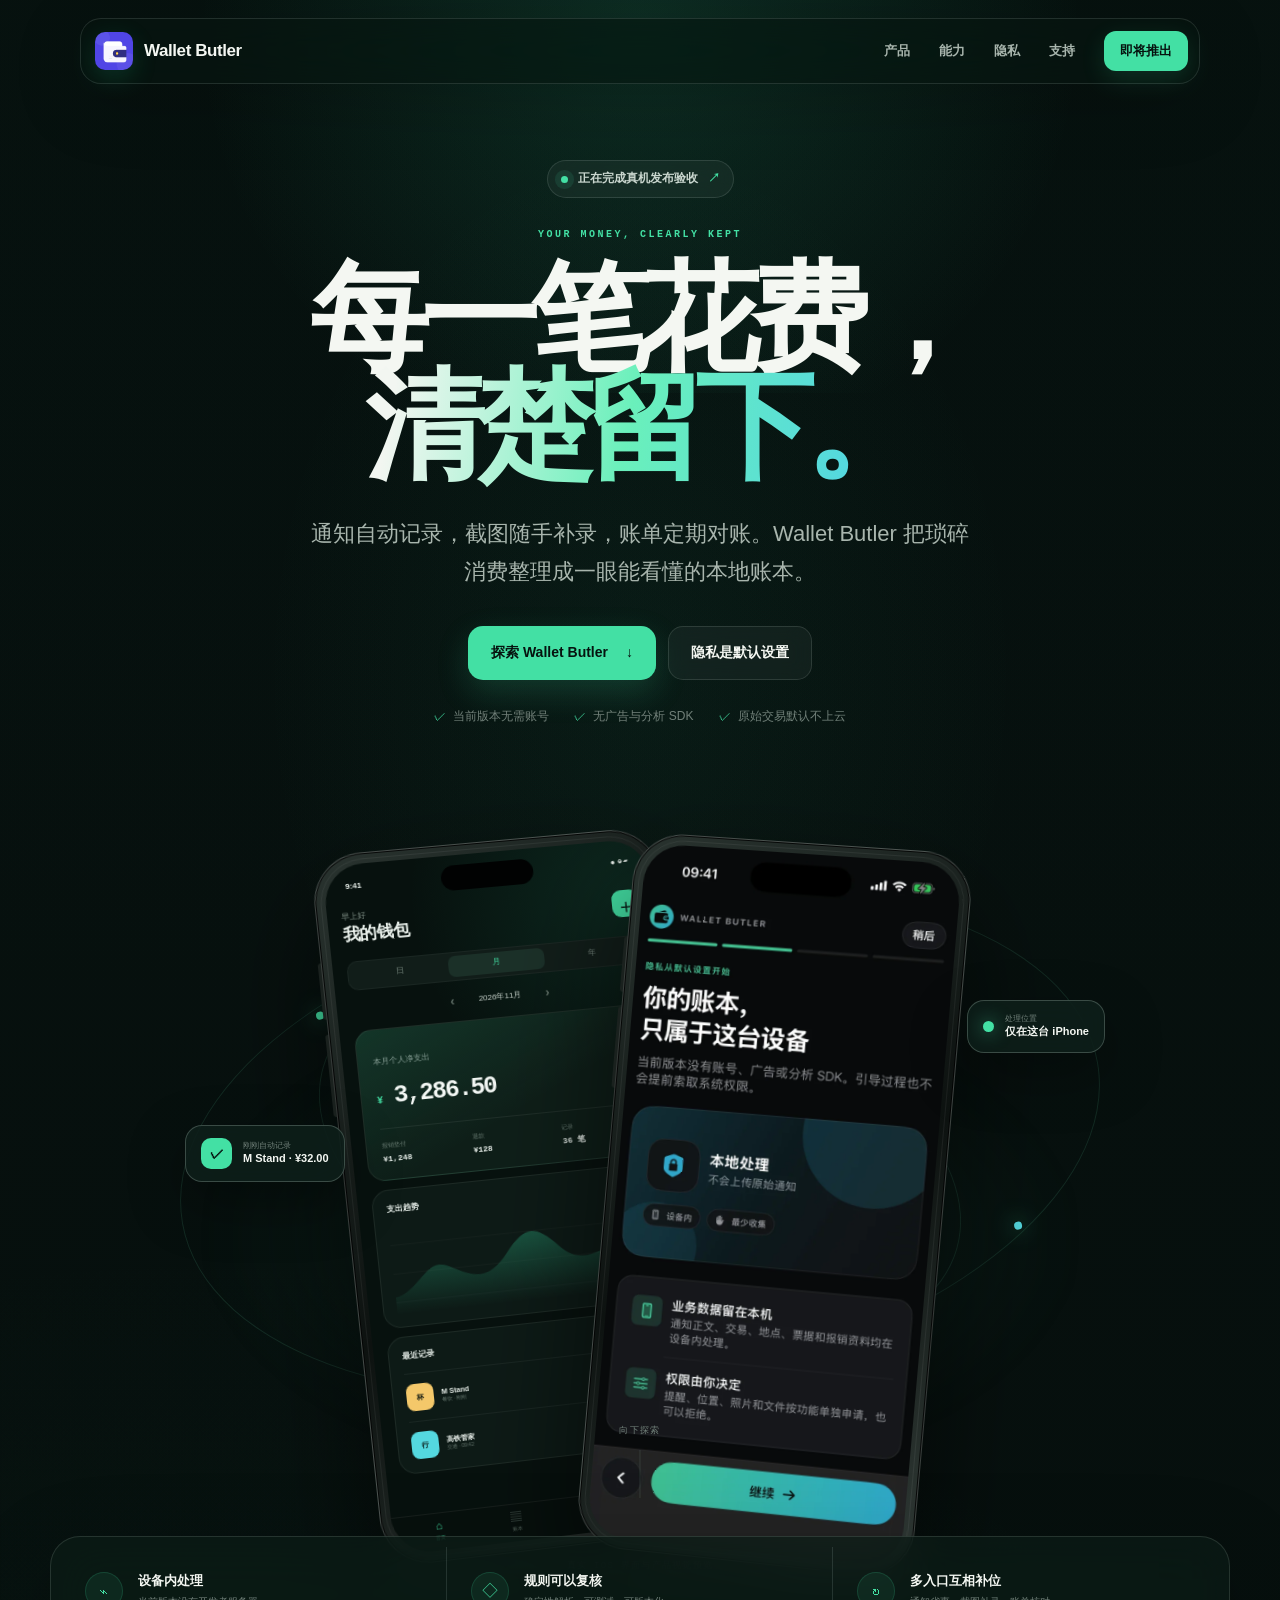
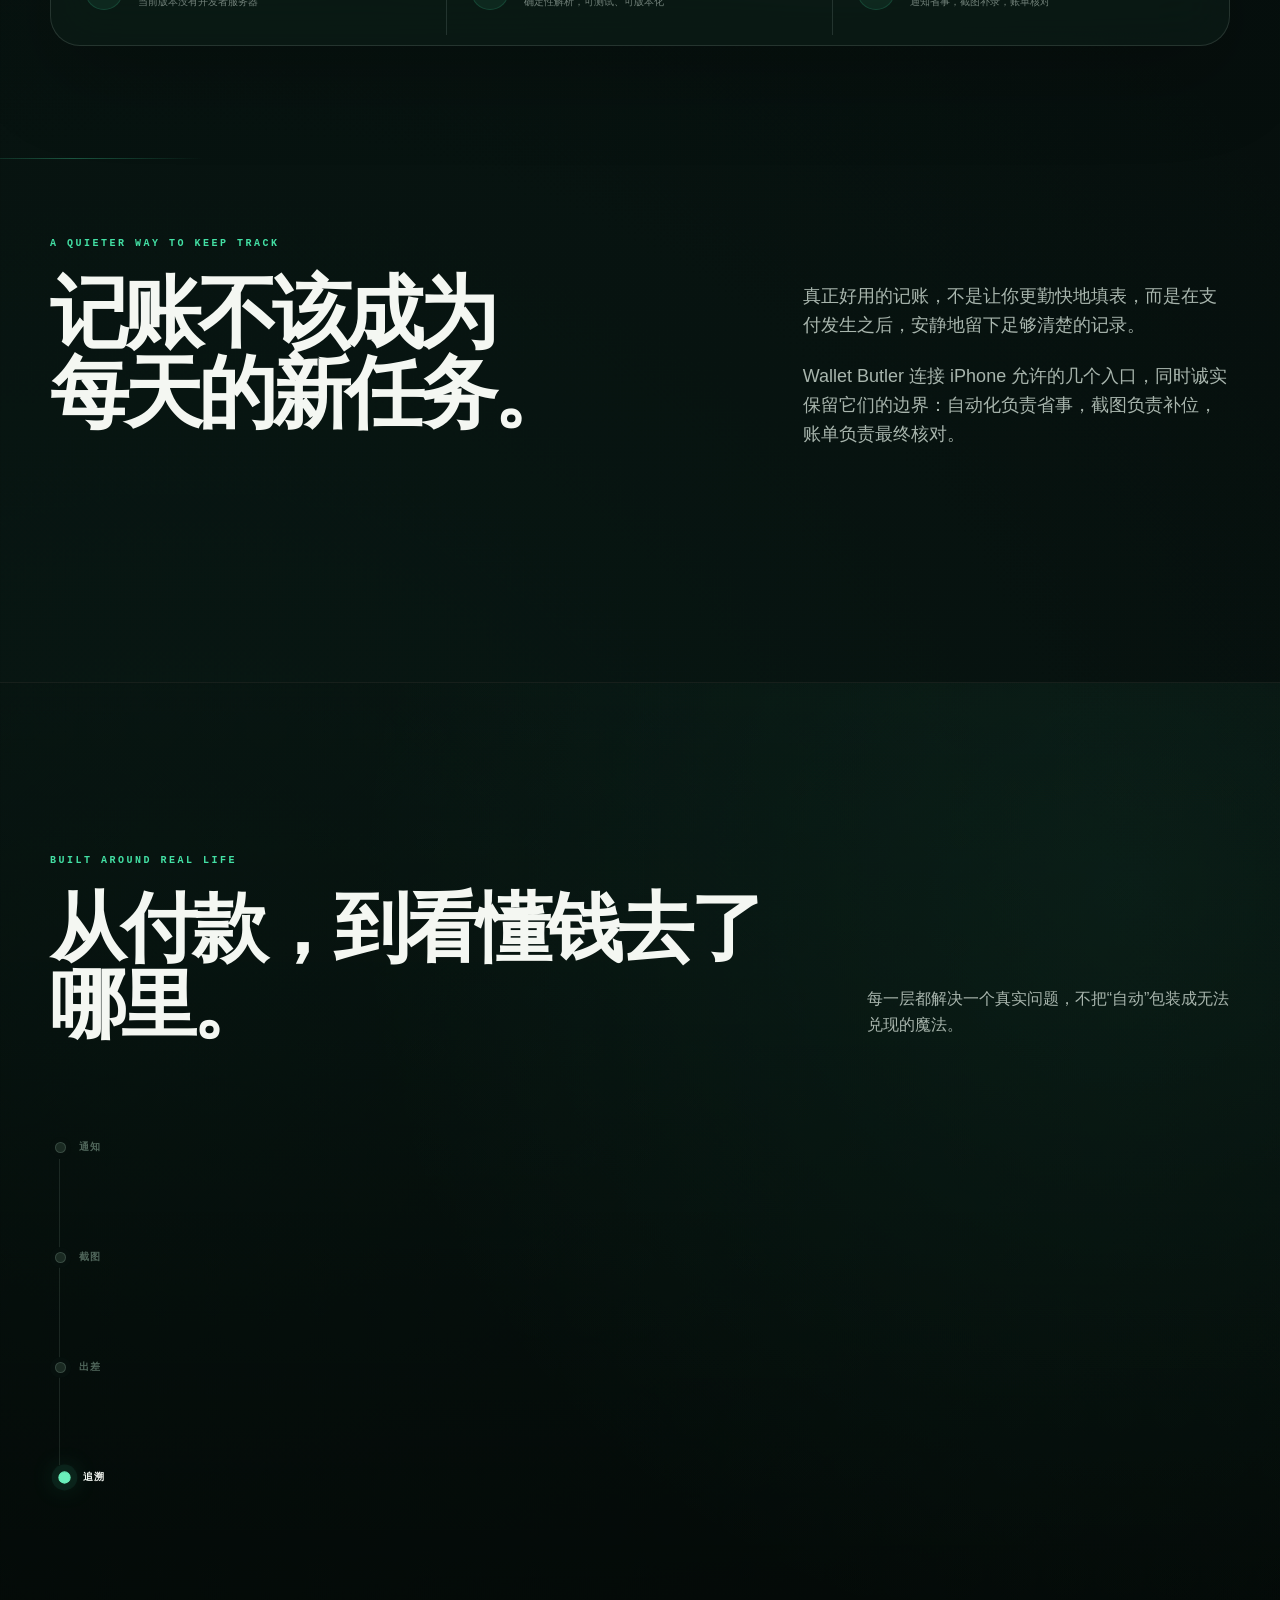
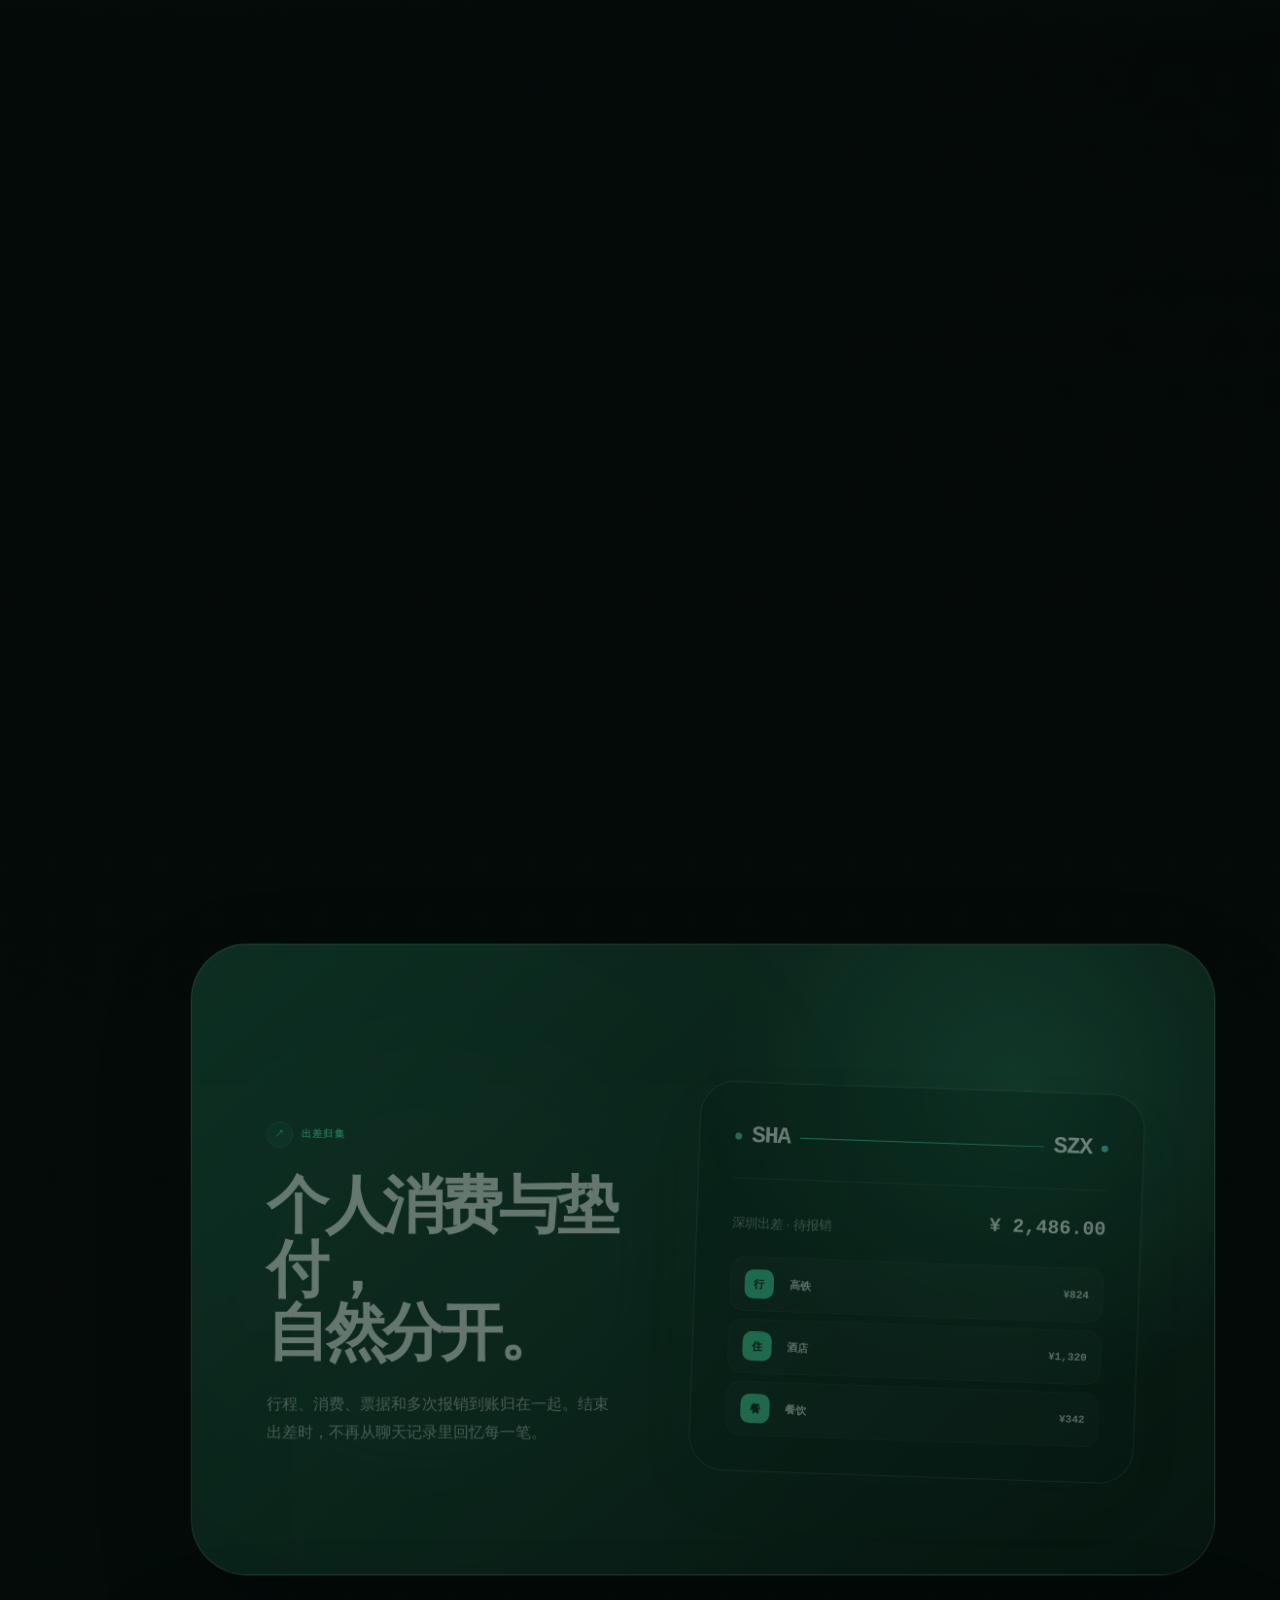
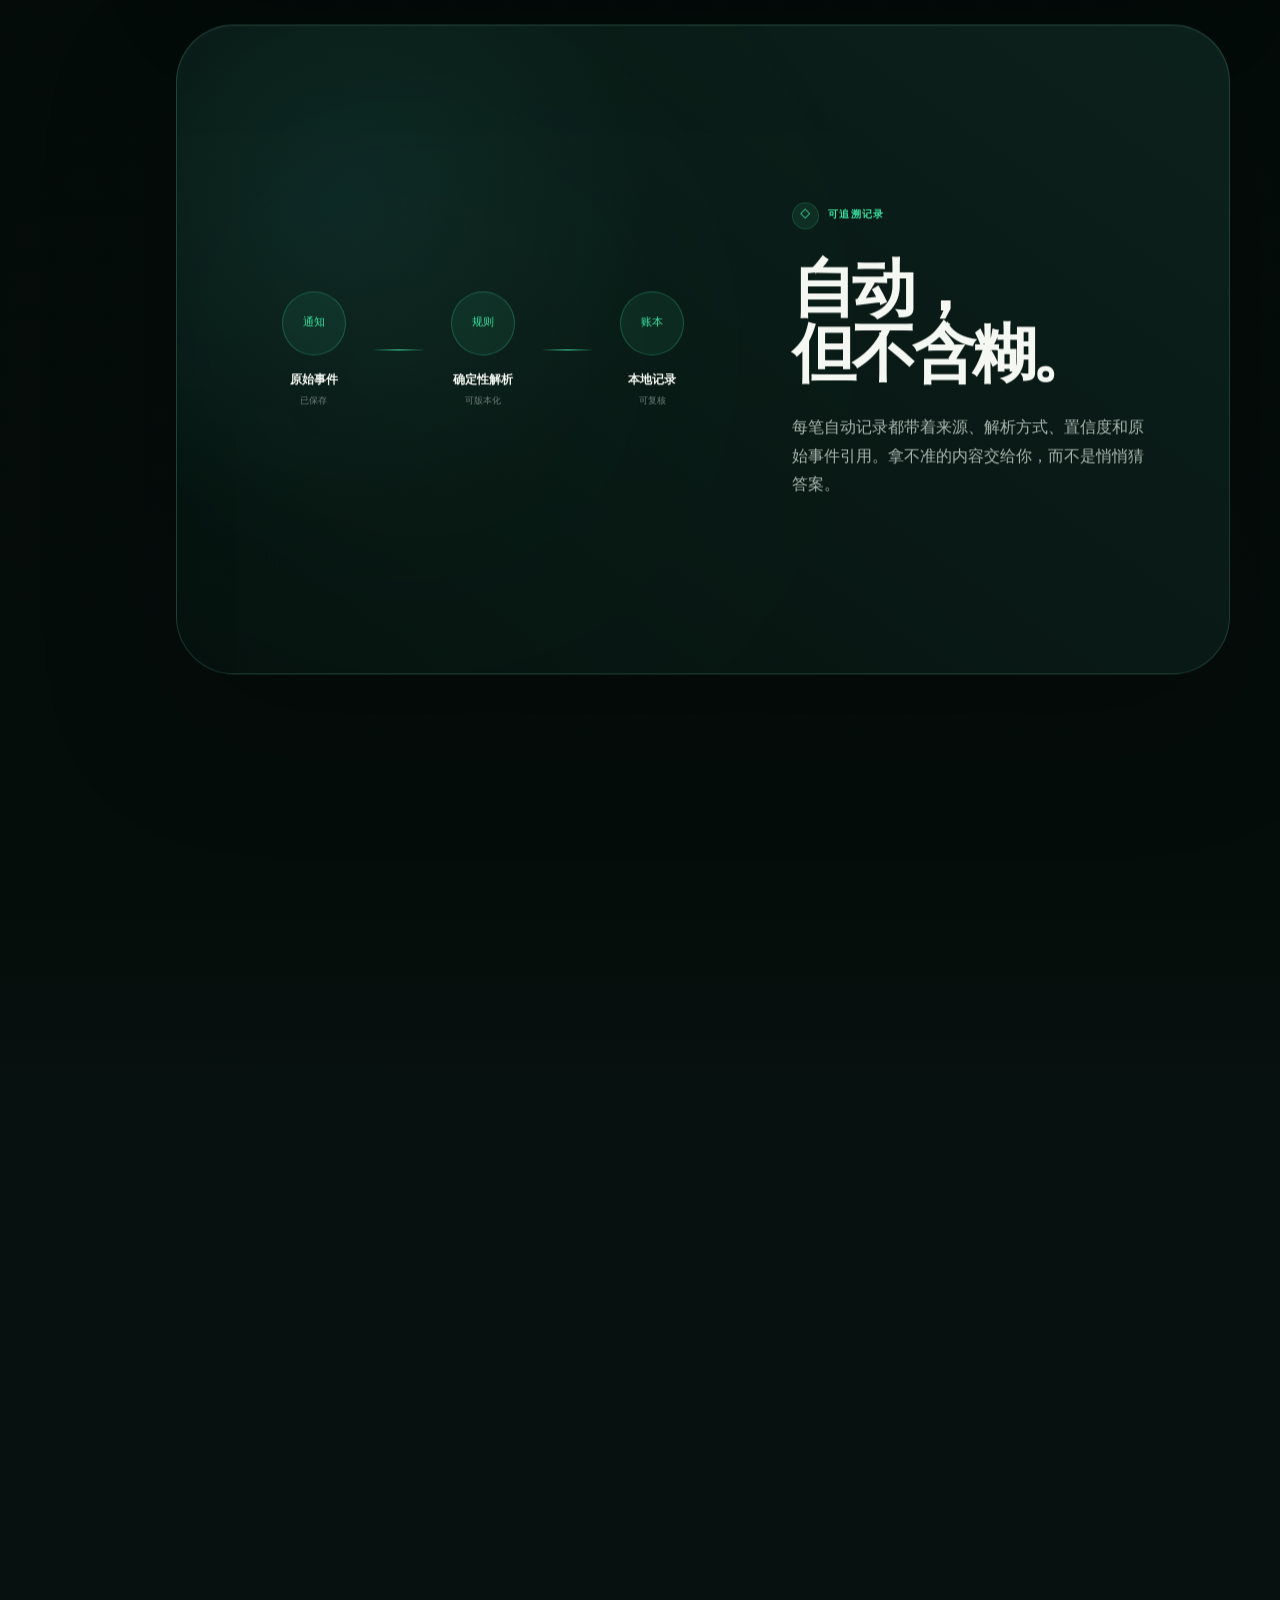
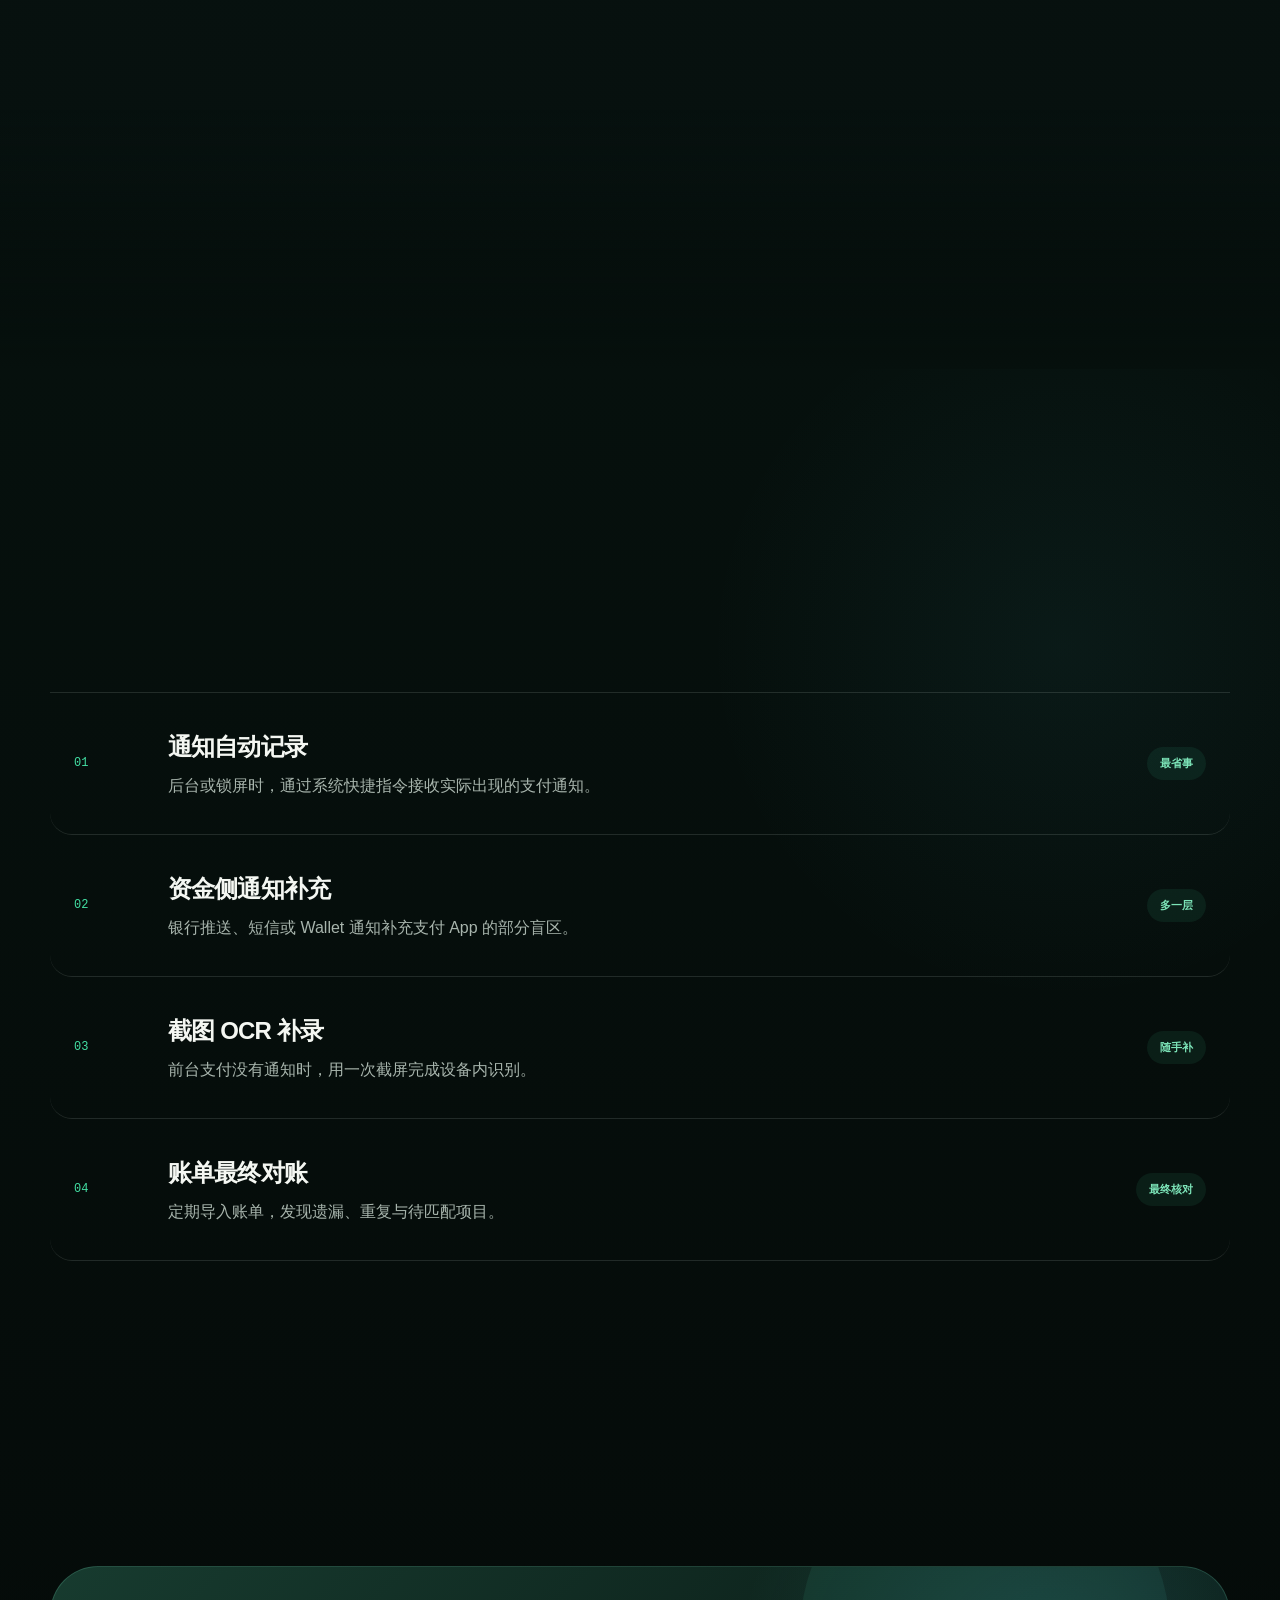
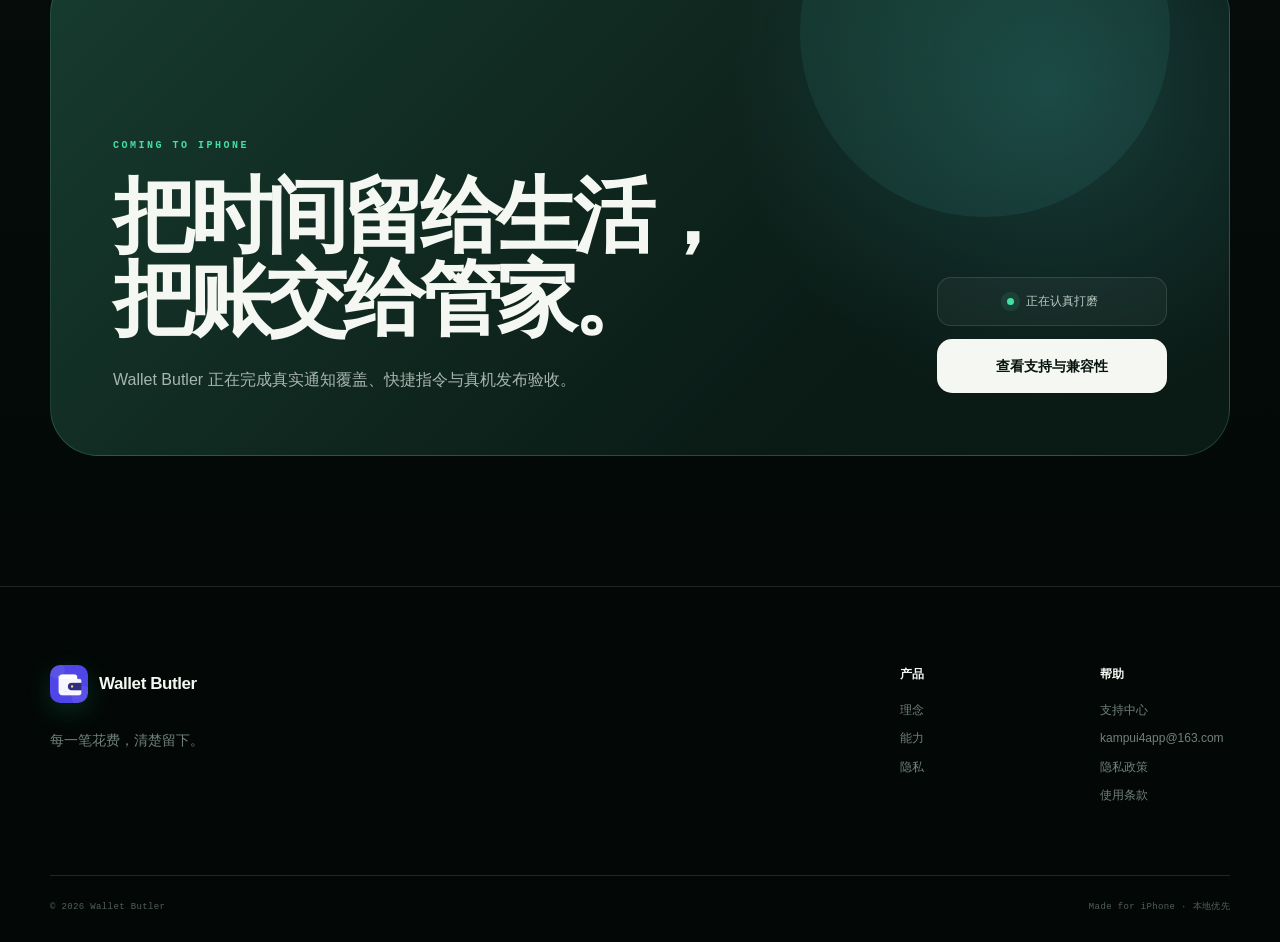
<file: index.html>
<!doctype html>
<html lang="zh-CN">
  <head>
    <meta charset="utf-8" />
    <meta name="viewport" content="width=device-width, initial-scale=1" />
    <meta name="description" content="Wallet Butler（钱包管家）是一款本地优先的 iPhone 智能记账与差旅消费整理 App。" />
    <meta name="theme-color" content="#07110f" />
    <meta property="og:title" content="Wallet Butler — 每一笔花费，清楚留下" />
    <meta property="og:description" content="自动整理支付通知、截图和账单。你的交易数据，默认只留在设备里。" />
    <meta property="og:type" content="website" />
    <title>Wallet Butler — 每一笔花费，清楚留下</title>
    <link rel="icon" href="favicon.svg" type="image/svg+xml" />
    <link rel="manifest" href="site.webmanifest" />
    <link rel="stylesheet" href="styles.css" />
    <script src="site.js" defer></script>
  </head>
  <body class="landing-page">
    <a class="skip-link" href="#main">跳到主要内容</a>
    <canvas class="flow-canvas" aria-hidden="true"></canvas>
    <div class="ambient ambient-one" aria-hidden="true"></div>
    <div class="ambient ambient-two" aria-hidden="true"></div>

    <header class="site-header">
      <div class="nav-shell">
        <a class="brand" href="index.html" aria-label="Wallet Butler 首页">
          <img class="brand-icon" src="app-icon.webp" alt="" width="38" height="38" />
          <span>Wallet Butler</span>
        </a>
        <button class="nav-toggle" type="button" aria-expanded="false" aria-controls="primary-nav">
          <span class="sr-only">打开导航</span><span></span><span></span>
        </button>
        <nav id="primary-nav" class="primary-nav" aria-label="主要导航">
          <a href="#experience">产品</a>
          <a href="#features">能力</a>
          <a href="#privacy">隐私</a>
          <a href="support.html">支持</a>
          <a class="nav-cta" href="#coming-soon">即将推出</a>
        </nav>
      </div>
    </header>

    <main id="main">
      <section class="hero">
        <div class="hero-copy section-shell reveal">
          <a class="availability-pill" href="#coming-soon">
            <i aria-hidden="true"></i><span>正在完成真机发布验收</span><b aria-hidden="true">↗</b>
          </a>
          <p class="eyebrow">YOUR MONEY, CLEARLY KEPT</p>
          <h1>每一笔花费，<br /><span>清楚留下。</span></h1>
          <p class="hero-lead">
            通知自动记录，截图随手补录，账单定期对账。Wallet Butler
            把琐碎消费整理成一眼能看懂的本地账本。
          </p>
          <div class="hero-actions">
            <a class="button button-primary" href="#experience"><span>探索 Wallet Butler</span><b aria-hidden="true">↓</b></a>
            <a class="button button-glass" href="privacy.html">隐私是默认设置</a>
          </div>
          <div class="hero-proof" aria-label="产品承诺">
            <span><i>✓</i> 当前版本无需账号</span>
            <span><i>✓</i> 无广告与分析 SDK</span>
            <span><i>✓</i> 原始交易默认不上云</span>
          </div>
        </div>

        <div class="product-stage section-shell reveal" data-delay="120">
          <div class="stage-halo" aria-hidden="true"></div>
          <div class="orbit orbit-large" aria-hidden="true"></div>
          <div class="orbit orbit-small" aria-hidden="true"></div>
          <div class="floating-chip chip-capture" aria-hidden="true">
            <span class="chip-icon">✓</span><span><small>刚刚自动记录</small><b>M Stand · ¥32.00</b></span>
          </div>
          <div class="floating-chip chip-local" aria-hidden="true">
            <span class="pulse-dot"></span><span><small>处理位置</small><b>仅在这台 iPhone</b></span>
          </div>

          <div class="device device-dashboard" aria-label="Wallet Butler 首页界面示意">
            <div class="device-buttons" aria-hidden="true"></div>
            <div class="device-screen dashboard-preview">
              <div class="island" aria-hidden="true"></div>
              <div class="status-row"><span>9:41</span><span>● ◒ ▰</span></div>
              <div class="dashboard-head">
                <div><small>早上好</small><strong>我的钱包</strong></div><span>＋</span>
              </div>
              <div class="period-tabs"><span>日</span><span class="active">月</span><span>年</span></div>
              <div class="period-title"><b>‹</b><span>2026年11月</span><b>›</b></div>
              <div class="money-card">
                <span class="money-label">本月个人净支出</span>
                <strong><small>¥</small> 3,286.50</strong>
                <div class="money-meta">
                  <span><small>报销垫付</small><b>¥1,248</b></span>
                  <span><small>退款</small><b>¥128</b></span>
                  <span><small>记录</small><b>36 笔</b></span>
                </div>
              </div>
              <div class="trend-card">
                <div><b>支出趋势</b><small>本月</small></div>
                <svg viewBox="0 0 310 104" role="img" aria-label="月度支出趋势示意图">
                  <defs>
                    <linearGradient id="area-gradient" x1="0" y1="0" x2="0" y2="1">
                      <stop offset="0" stop-color="#35d8a0" stop-opacity=".34" />
                      <stop offset="1" stop-color="#35d8a0" stop-opacity="0" />
                    </linearGradient>
                  </defs>
                  <path class="chart-grid" d="M0 24H310M0 57H310M0 90H310" />
                  <path class="chart-area" d="M0 84 C30 78 38 40 65 55 S108 76 132 46 S169 19 192 44 S237 64 310 15 V104 H0Z" />
                  <path class="chart-line" d="M0 84 C30 78 38 40 65 55 S108 76 132 46 S169 19 192 44 S237 64 310 15" />
                </svg>
              </div>
              <div class="recent-card">
                <div class="mini-card-title"><b>最近记录</b><small>查看全部</small></div>
                <div class="mini-transaction">
                  <i class="coffee">杯</i><span><b>M Stand</b><small>餐饮 · 刚刚</small></span><strong>−¥32.00</strong>
                </div>
                <div class="mini-transaction">
                  <i class="train">行</i><span><b>高铁管家</b><small>交通 · 09:42</small></span><strong>−¥186.00</strong>
                </div>
              </div>
              <div class="tab-bar" aria-hidden="true">
                <span class="active">⌂<small>首页</small></span><span>▤<small>账本</small></span>
                <span>▣<small>报销</small></span><span>⚙<small>设置</small></span>
              </div>
            </div>
          </div>

          <div class="device device-real" aria-label="Wallet Butler 真实隐私引导界面">
            <div class="device-buttons" aria-hidden="true"></div>
            <div class="device-screen">
              <img src="privacy-screen.webp" alt="Wallet Butler iOS 应用的真实隐私引导界面，说明账本只属于这台设备" width="720" height="1566" />
            </div>
          </div>
          <p class="stage-caption">真实 iOS 界面与产品视觉预览</p>
        </div>

        <a class="scroll-cue" href="#experience" aria-label="向下探索 Wallet Butler">
          <span>向下探索</span><i aria-hidden="true"></i>
        </a>
      </section>

      <section class="principle-rail section-shell reveal" aria-label="Wallet Butler 的产品原则">
        <div>
          <span class="principle-icon" aria-hidden="true">⌁</span>
          <p><b>设备内处理</b><small>当前版本没有开发者服务器</small></p>
        </div>
        <div>
          <span class="principle-icon" aria-hidden="true">◇</span>
          <p><b>规则可以复核</b><small>确定性解析，可测试、可版本化</small></p>
        </div>
        <div>
          <span class="principle-icon" aria-hidden="true">↻</span>
          <p><b>多入口互相补位</b><small>通知省事，截图补录，账单核对</small></p>
        </div>
      </section>

      <section id="experience" class="manifesto section-shell">
        <p class="eyebrow reveal">A QUIETER WAY TO KEEP TRACK</p>
        <div class="manifesto-grid">
          <h2 class="reveal">记账不该成为<br />每天的新任务。</h2>
          <div class="manifesto-copy reveal" data-delay="100">
            <p>真正好用的记账，不是让你更勤快地填表，而是在支付发生之后，安静地留下足够清楚的记录。</p>
            <p>Wallet Butler 连接 iPhone 允许的几个入口，同时诚实保留它们的边界：自动化负责省事，截图负责补位，账单负责最终核对。</p>
          </div>
        </div>
      </section>

      <section id="features" class="story-section">
        <div class="section-shell">
          <div class="section-heading reveal">
            <div><p class="eyebrow">BUILT AROUND REAL LIFE</p><h2>从付款，到看懂钱去了哪里。</h2></div>
            <p>每一层都解决一个真实问题，不把“自动”包装成无法兑现的魔法。</p>
          </div>

          <div class="story-layout">
            <nav class="story-progress" aria-label="能力章节">
              <div class="story-progress-track" aria-hidden="true"><i></i></div>
              <a class="is-active" href="#scene-capture" data-story-marker="0"><span>01</span><b>通知</b></a>
              <a href="#scene-screenshot" data-story-marker="1"><span>02</span><b>截图</b></a>
              <a href="#scene-trip" data-story-marker="2"><span>03</span><b>出差</b></a>
              <a href="#scene-trace" data-story-marker="3"><span>04</span><b>追溯</b></a>
            </nav>

            <div class="experience-stack">
            <article id="scene-capture" class="experience-scene capture-scene reveal is-active" data-story-scene="0">
              <div class="scene-copy">
                <span class="scene-label"><i aria-hidden="true">⌁</i> 通知自动记录</span>
                <h3>支付之后，<br />记录自己出现。</h3>
                <p>由你在系统里配置通知自动化。Wallet Butler 只接收快捷指令实际交来的内容，在设备内提取金额、商户与时间。</p>
                <small>不读取支付 App 数据库，也无法查询历史系统通知</small>
              </div>
              <div class="scene-visual capture-flow" aria-hidden="true">
                <div class="notification-card">
                  <div class="notification-top">
                    <span class="wechat-mark">微</span><span><b>微信支付</b><small>现在</small></span>
                  </div>
                  <strong>付款成功 ¥32.00</strong><p>你已向 M Stand 完成付款</p>
                </div>
                <div class="flow-rail"><i></i><span>设备内解析</span><i></i></div>
                <div class="ledger-result">
                  <span class="result-check">✓</span><span><small>已写入本地账本</small><b>M Stand</b></span><strong>−¥32.00</strong>
                </div>
              </div>
            </article>

            <article id="scene-screenshot" class="experience-scene screenshot-scene reveal" data-story-scene="1">
              <div class="scene-copy">
                <span class="scene-label"><i aria-hidden="true">◎</i> 截图随手补录</span>
                <h3>通知没有出现，<br />截一下就好。</h3>
                <p>前台支付等通知盲区，可用快捷指令截屏并在设备内 OCR。截图识别后即丢弃，不复制进账本。</p>
              </div>
              <div class="scene-visual scan-visual" aria-hidden="true">
                <div class="scan-phone">
                  <div class="scan-header"><span>付款成功</span><i>✓</i></div>
                  <strong>¥ 86.00</strong>
                  <p>上海虹桥站 · 交通</p>
                  <div class="scan-line"></div>
                </div>
                <div class="scan-result">
                  <span>端侧识别完成</span>
                  <div><b>金额</b><strong>¥86.00</strong></div>
                  <div><b>商户</b><strong>上海虹桥站</strong></div>
                </div>
              </div>
            </article>

            <article id="scene-trip" class="experience-scene trip-scene reveal" data-story-scene="2">
              <div class="scene-copy">
                <span class="scene-label"><i aria-hidden="true">↗</i> 出差归集</span>
                <h3>个人消费与垫付，<br />自然分开。</h3>
                <p>行程、消费、票据和多次报销到账归在一起。结束出差时，不再从聊天记录里回忆每一笔。</p>
              </div>
              <div class="scene-visual trip-visual" aria-hidden="true">
                <div class="trip-route"><i></i><b>SHA</b><span></span><b>SZX</b><i></i></div>
                <div class="trip-total"><small>深圳出差 · 待报销</small><strong>¥ 2,486.00</strong></div>
                <div class="trip-items">
                  <span><i>行</i><b>高铁</b><strong>¥824</strong></span>
                  <span><i>住</i><b>酒店</b><strong>¥1,320</strong></span>
                  <span><i>餐</i><b>餐饮</b><strong>¥342</strong></span>
                </div>
              </div>
            </article>

            <article id="scene-trace" class="experience-scene trace-scene reveal" data-story-scene="3">
              <div class="scene-copy">
                <span class="scene-label"><i aria-hidden="true">◇</i> 可追溯记录</span>
                <h3>自动，<br />但不含糊。</h3>
                <p>每笔自动记录都带着来源、解析方式、置信度和原始事件引用。拿不准的内容交给你，而不是悄悄猜答案。</p>
              </div>
              <div class="scene-visual trace-flow" aria-label="自动记录的可追溯链路">
                <div><i>通知</i><span>原始事件</span><b>已保存</b></div><em></em>
                <div><i>规则</i><span>确定性解析</span><b>可版本化</b></div><em></em>
                <div><i>账本</i><span>本地记录</span><b>可复核</b></div>
              </div>
            </article>
            </div>
          </div>
        </div>
      </section>

      <section id="privacy" class="privacy-stage">
        <div class="section-shell privacy-layout">
          <div class="privacy-device-wrap reveal">
            <div class="privacy-glow" aria-hidden="true"></div>
            <div class="privacy-ring ring-one" aria-hidden="true"></div>
            <div class="privacy-ring ring-two" aria-hidden="true"></div>
            <div class="device privacy-device">
              <div class="device-buttons" aria-hidden="true"></div>
              <div class="device-screen">
                <img src="privacy-screen.webp" alt="Wallet Butler 真实隐私引导界面" width="720" height="1566" loading="lazy" />
              </div>
            </div>
            <span class="privacy-tag tag-one">无账号</span>
            <span class="privacy-tag tag-two">无广告</span>
            <span class="privacy-tag tag-three">端侧 OCR</span>
          </div>
          <div class="privacy-copy reveal" data-delay="100">
            <p class="eyebrow">PRIVACY, NOT A PROMISE</p>
            <h2>隐私不是一句口号，<br /><span>而是产品结构。</span></h2>
            <p class="privacy-lead">
              当前版本没有账号、开发者服务器、广告或分析 SDK。通知正文、交易、截图 OCR
              文字、地点与票据默认只在设备内处理。
            </p>
            <div class="privacy-points">
              <article><span>01</span><div><b>最少收集</b><p>只记录输入里真实存在的字段，不补造完整订单。</p></div></article>
              <article><span>02</span><div><b>权限拆开请求</b><p>提醒、位置、照片与文件按功能使用，均可拒绝。</p></div></article>
              <article><span>03</span><div><b>数据由你带走</b><p>可主动导出完整备份，也可在 App 内删除全部数据。</p></div></article>
            </div>
            <a class="text-link" href="privacy.html">阅读完整隐私政策 <span>↗</span></a>
          </div>
        </div>
      </section>

      <section class="method-section">
        <div class="section-shell">
          <div class="section-heading reveal">
            <div><p class="eyebrow">NO SINGLE POINT OF FAILURE</p><h2>四层记录闭环。</h2></div>
            <p>实时入口负责省事，最终账单负责兜底。任何单一入口都不被宣传成“百分之百不漏单”。</p>
          </div>
          <ol class="method-list">
            <li class="reveal"><span>01</span><div><b>通知自动记录</b><p>后台或锁屏时，通过系统快捷指令接收实际出现的支付通知。</p></div><i>最省事</i></li>
            <li class="reveal" data-delay="50"><span>02</span><div><b>资金侧通知补充</b><p>银行推送、短信或 Wallet 通知补充支付 App 的部分盲区。</p></div><i>多一层</i></li>
            <li class="reveal" data-delay="100"><span>03</span><div><b>截图 OCR 补录</b><p>前台支付没有通知时，用一次截屏完成设备内识别。</p></div><i>随手补</i></li>
            <li class="reveal" data-delay="150"><span>04</span><div><b>账单最终对账</b><p>定期导入账单，发现遗漏、重复与待匹配项目。</p></div><i>最终核对</i></li>
          </ol>
        </div>
      </section>

      <section id="coming-soon" class="cta-section">
        <div class="section-shell cta-card reveal">
          <div class="cta-orb" aria-hidden="true"></div>
          <div>
            <p class="eyebrow">COMING TO IPHONE</p>
            <h2>把时间留给生活，<br />把账交给管家。</h2>
            <p>Wallet Butler 正在完成真实通知覆盖、快捷指令与真机发布验收。</p>
          </div>
          <div class="cta-actions">
            <span class="status-badge"><i></i> 正在认真打磨</span>
            <a class="button button-light" href="support.html">查看支持与兼容性</a>
          </div>
        </div>
      </section>
    </main>

    <footer class="site-footer">
      <div class="section-shell footer-grid">
        <div class="footer-brand">
          <a class="brand" href="index.html">
            <img class="brand-icon" src="app-icon.webp" alt="" width="38" height="38" /><span>Wallet Butler</span>
          </a>
          <p>每一笔花费，清楚留下。</p>
        </div>
        <div class="footer-links">
          <div><b>产品</b><a href="#experience">理念</a><a href="#features">能力</a><a href="#privacy">隐私</a></div>
          <div><b>帮助</b><a href="support.html">支持中心</a><a href="mailto:kampui4app@163.com">kampui4app@163.com</a><a href="privacy.html">隐私政策</a><a href="terms.html">使用条款</a></div>
        </div>
      </div>
      <div class="section-shell footer-bottom">
        <span>© <span data-current-year>2026</span> Wallet Butler</span><span>Made for iPhone · 本地优先</span>
      </div>
    </footer>
  </body>
</html>
</file>
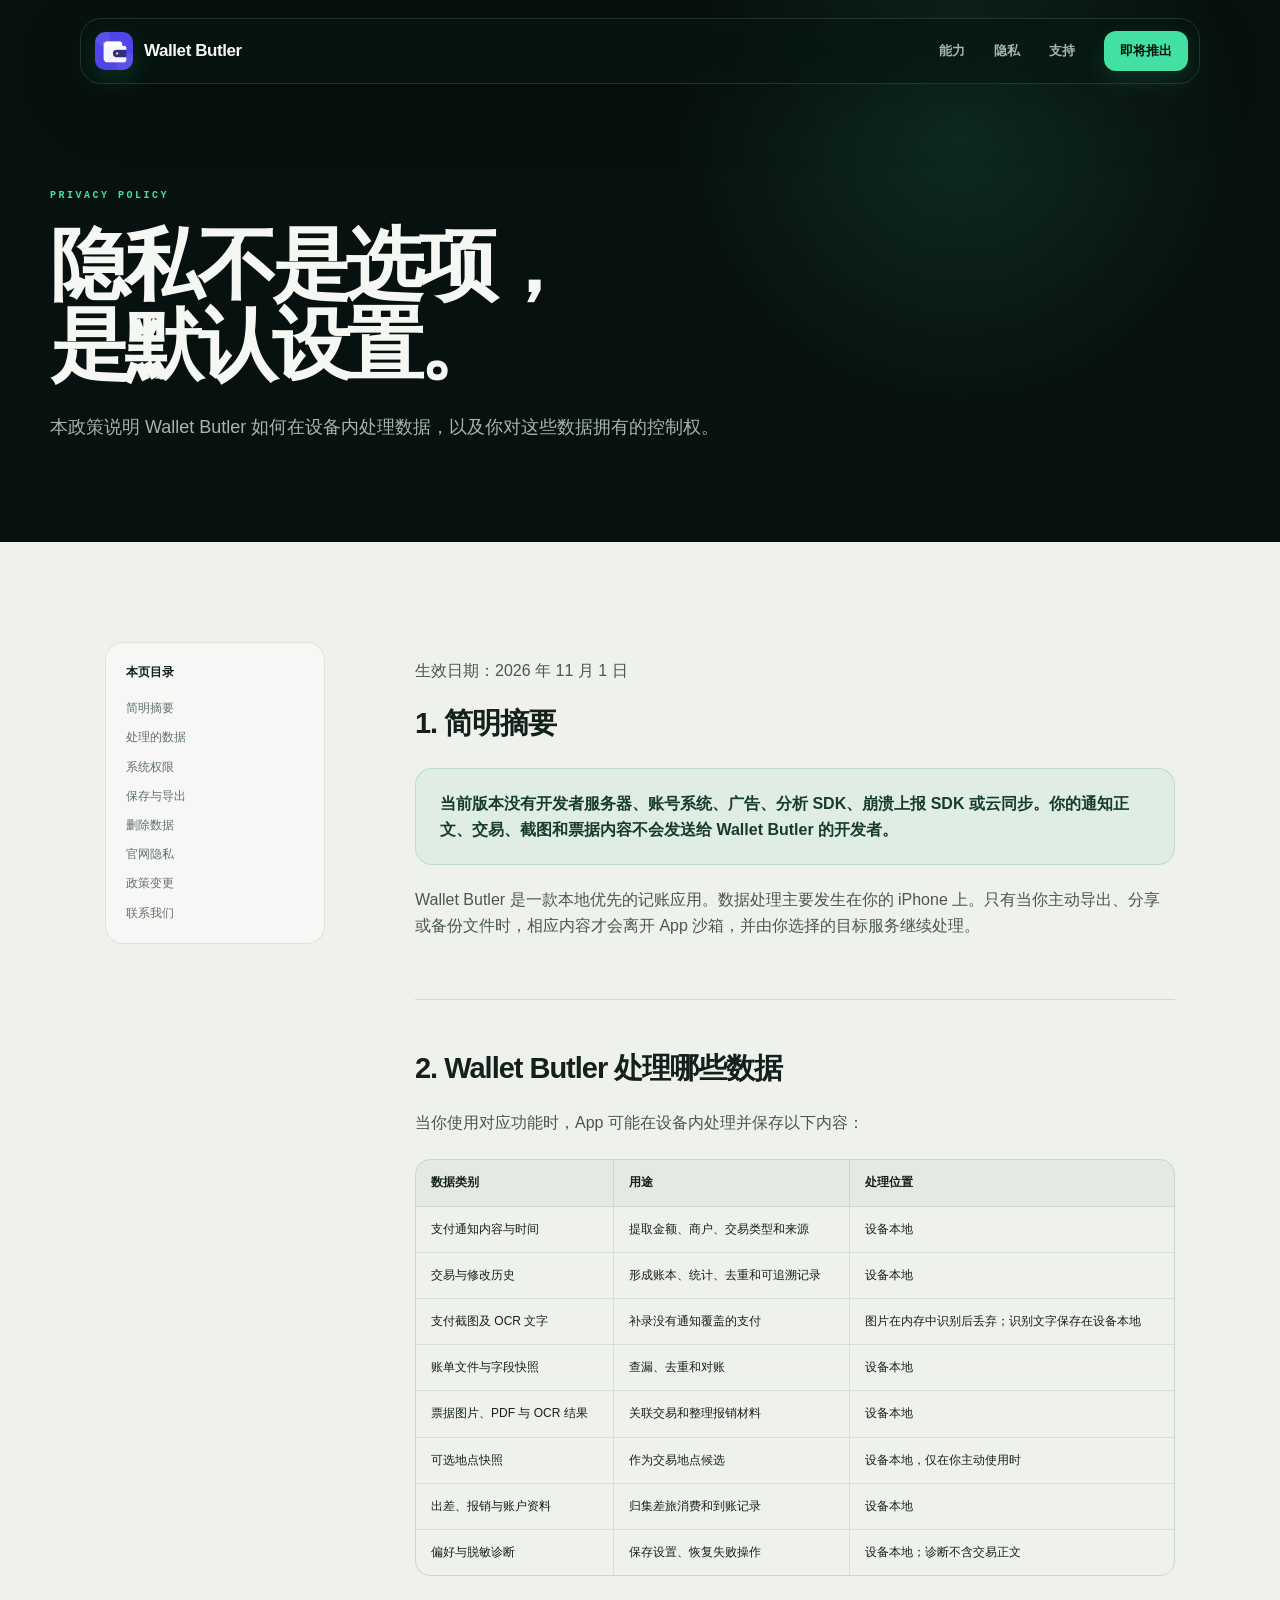
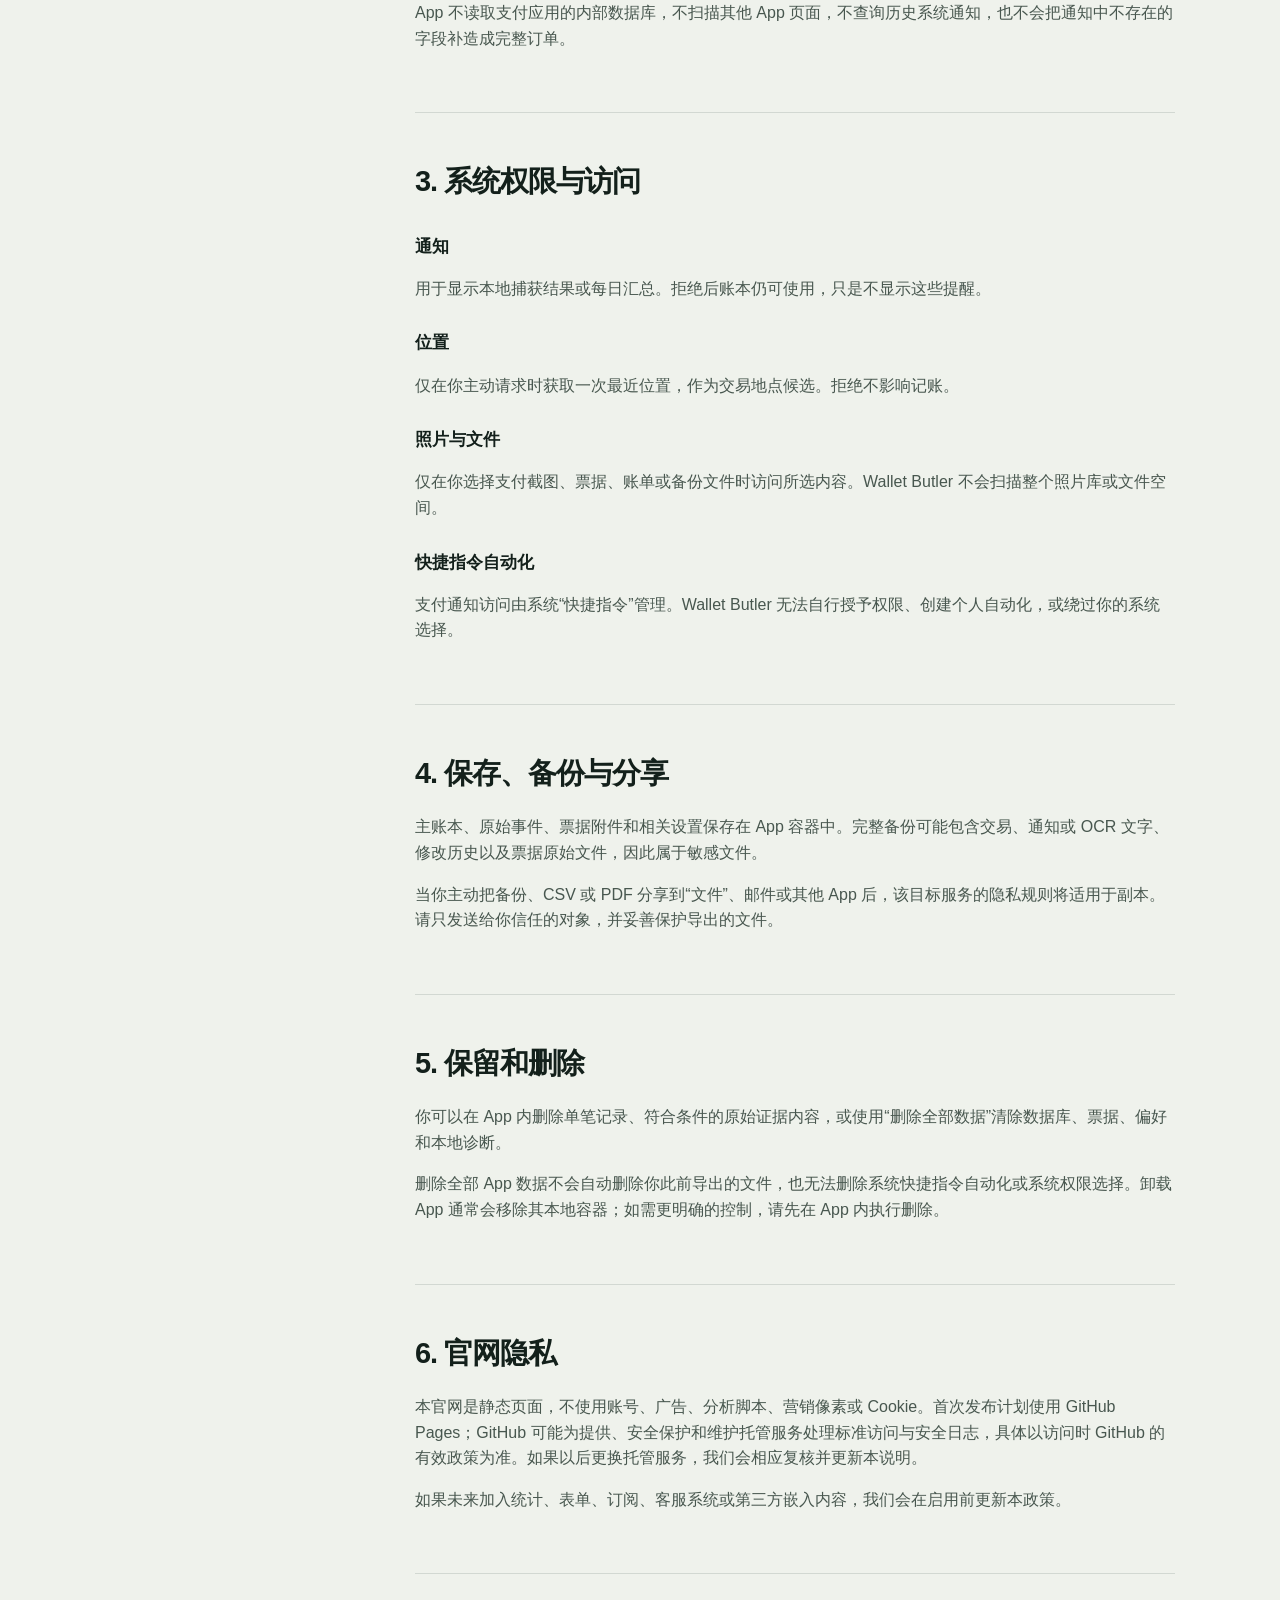
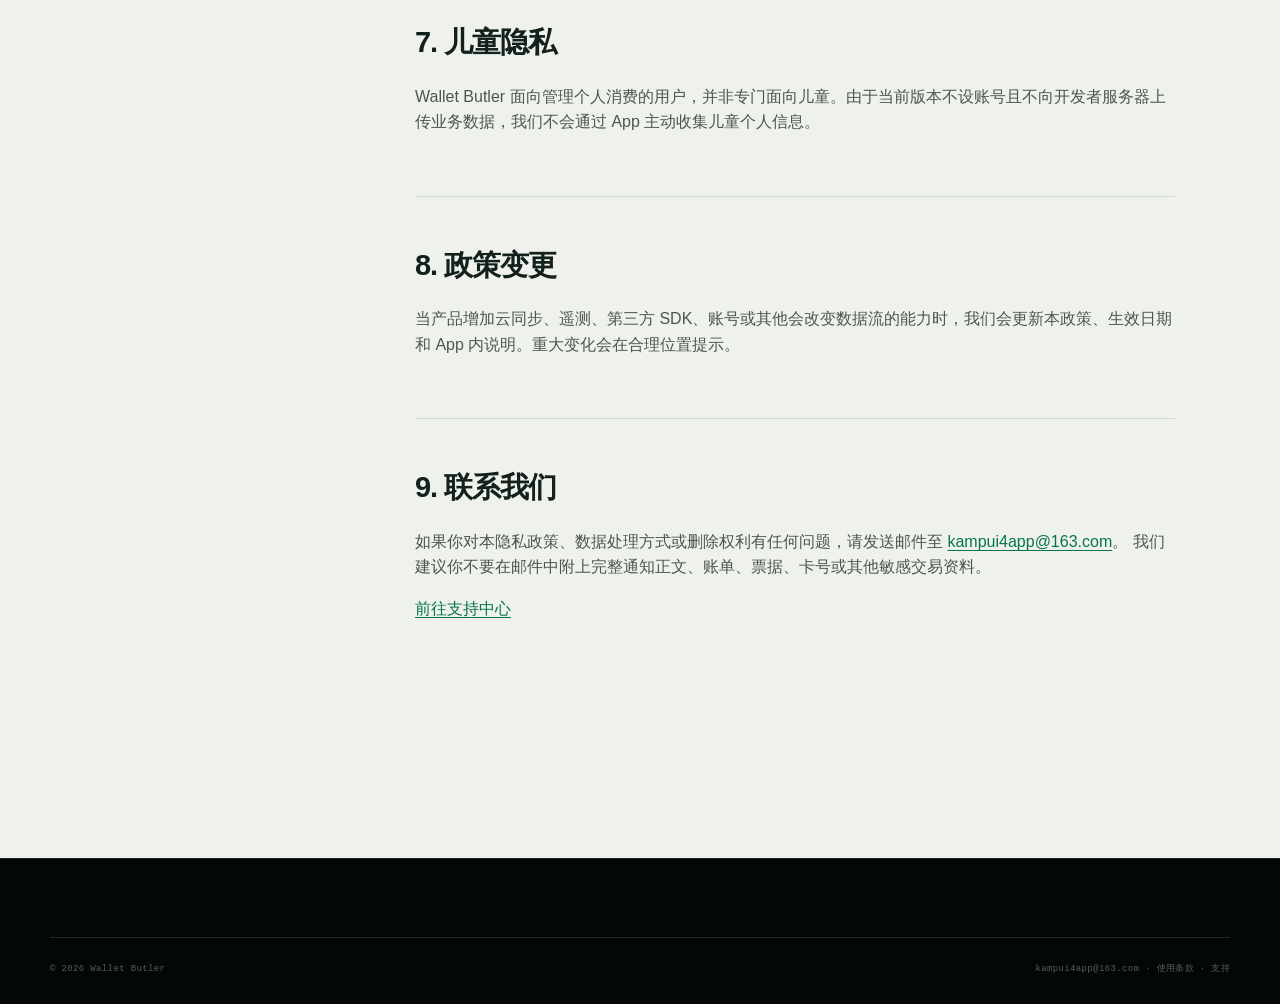
<file: privacy.html>
<!doctype html>
<html lang="zh-CN">
  <head>
    <meta charset="utf-8" />
    <meta name="viewport" content="width=device-width, initial-scale=1" />
    <meta
      name="description"
      content="Wallet Butler（钱包管家）隐私政策：本地优先、最少收集、无广告和跟踪。"
    />
    <meta name="theme-color" content="#07110f" />
    <title>隐私政策 — Wallet Butler</title>
    <link rel="icon" href="favicon.svg" type="image/svg+xml" />
    <link rel="stylesheet" href="styles.css" />
    <script src="site.js" defer></script>
  </head>
  <body class="subpage">
    <a class="skip-link" href="#main">跳到主要内容</a>
    <header class="site-header">
      <div class="nav-shell">
        <a class="brand" href="index.html" aria-label="Wallet Butler 首页">
          <img class="brand-icon" src="app-icon.webp" alt="" width="38" height="38" />
          <span>Wallet Butler</span>
        </a>
        <button class="nav-toggle" type="button" aria-expanded="false" aria-controls="primary-nav">
          <span class="sr-only">打开导航</span><span></span><span></span>
        </button>
        <nav id="primary-nav" class="primary-nav" aria-label="主要导航">
          <a href="index.html#features">能力</a>
          <a href="index.html#privacy">隐私</a>
          <a href="support.html">支持</a>
          <a class="nav-cta" href="index.html#coming-soon">即将推出</a>
        </nav>
      </div>
    </header>

    <main id="main">
      <section class="legal-hero">
        <div class="section-shell">
          <p class="eyebrow">PRIVACY POLICY</p>
          <h1>隐私不是选项，<br />是默认设置。</h1>
          <p>本政策说明 Wallet Butler 如何在设备内处理数据，以及你对这些数据拥有的控制权。</p>
        </div>
      </section>

      <div class="section-shell legal-layout">
        <aside class="legal-nav" aria-label="本页目录">
          <b>本页目录</b>
          <a href="#summary">简明摘要</a>
          <a href="#data">处理的数据</a>
          <a href="#permissions">系统权限</a>
          <a href="#storage">保存与导出</a>
          <a href="#deletion">删除数据</a>
          <a href="#website">官网隐私</a>
          <a href="#changes">政策变更</a>
          <a href="#contact">联系我们</a>
        </aside>

        <article class="legal-content">
          <section id="summary">
            <p>生效日期：2026 年 11 月 1 日</p>
            <h2>1. 简明摘要</h2>
            <div class="policy-callout">
              <p>
                当前版本没有开发者服务器、账号系统、广告、分析 SDK、崩溃上报 SDK
                或云同步。你的通知正文、交易、截图和票据内容不会发送给 Wallet Butler 的开发者。
              </p>
            </div>
            <p>
              Wallet Butler
              是一款本地优先的记账应用。数据处理主要发生在你的 iPhone 上。只有当你主动导出、分享或备份文件时，相应内容才会离开 App
              沙箱，并由你选择的目标服务继续处理。
            </p>
          </section>

          <section id="data">
            <h2>2. Wallet Butler 处理哪些数据</h2>
            <p>当你使用对应功能时，App 可能在设备内处理并保存以下内容：</p>
            <table class="data-table">
              <thead><tr><th>数据类别</th><th>用途</th><th>处理位置</th></tr></thead>
              <tbody>
                <tr><td>支付通知内容与时间</td><td>提取金额、商户、交易类型和来源</td><td>设备本地</td></tr>
                <tr><td>交易与修改历史</td><td>形成账本、统计、去重和可追溯记录</td><td>设备本地</td></tr>
                <tr><td>支付截图及 OCR 文字</td><td>补录没有通知覆盖的支付</td><td>图片在内存中识别后丢弃；识别文字保存在设备本地</td></tr>
                <tr><td>账单文件与字段快照</td><td>查漏、去重和对账</td><td>设备本地</td></tr>
                <tr><td>票据图片、PDF 与 OCR 结果</td><td>关联交易和整理报销材料</td><td>设备本地</td></tr>
                <tr><td>可选地点快照</td><td>作为交易地点候选</td><td>设备本地，仅在你主动使用时</td></tr>
                <tr><td>出差、报销与账户资料</td><td>归集差旅消费和到账记录</td><td>设备本地</td></tr>
                <tr><td>偏好与脱敏诊断</td><td>保存设置、恢复失败操作</td><td>设备本地；诊断不含交易正文</td></tr>
              </tbody>
            </table>
            <p>
              App 不读取支付应用的内部数据库，不扫描其他 App 页面，不查询历史系统通知，也不会把通知中不存在的字段补造成完整订单。
            </p>
          </section>

          <section id="permissions">
            <h2>3. 系统权限与访问</h2>
            <h3>通知</h3>
            <p>用于显示本地捕获结果或每日汇总。拒绝后账本仍可使用，只是不显示这些提醒。</p>
            <h3>位置</h3>
            <p>仅在你主动请求时获取一次最近位置，作为交易地点候选。拒绝不影响记账。</p>
            <h3>照片与文件</h3>
            <p>仅在你选择支付截图、票据、账单或备份文件时访问所选内容。Wallet Butler 不会扫描整个照片库或文件空间。</p>
            <h3>快捷指令自动化</h3>
            <p>
              支付通知访问由系统“快捷指令”管理。Wallet Butler 无法自行授予权限、创建个人自动化，或绕过你的系统选择。
            </p>
          </section>

          <section id="storage">
            <h2>4. 保存、备份与分享</h2>
            <p>
              主账本、原始事件、票据附件和相关设置保存在 App 容器中。完整备份可能包含交易、通知或 OCR
              文字、修改历史以及票据原始文件，因此属于敏感文件。
            </p>
            <p>
              当你主动把备份、CSV 或 PDF 分享到“文件”、邮件或其他 App
              后，该目标服务的隐私规则将适用于副本。请只发送给你信任的对象，并妥善保护导出的文件。
            </p>
          </section>

          <section id="deletion">
            <h2>5. 保留和删除</h2>
            <p>
              你可以在 App 内删除单笔记录、符合条件的原始证据内容，或使用“删除全部数据”清除数据库、票据、偏好和本地诊断。
            </p>
            <p>
              删除全部 App 数据不会自动删除你此前导出的文件，也无法删除系统快捷指令自动化或系统权限选择。卸载 App
              通常会移除其本地容器；如需更明确的控制，请先在 App 内执行删除。
            </p>
          </section>

          <section id="website">
            <h2>6. 官网隐私</h2>
            <p>
              本官网是静态页面，不使用账号、广告、分析脚本、营销像素或 Cookie。首次发布计划使用 GitHub Pages；GitHub
              可能为提供、安全保护和维护托管服务处理标准访问与安全日志，具体以访问时 GitHub
              的有效政策为准。如果以后更换托管服务，我们会相应复核并更新本说明。
            </p>
            <p>如果未来加入统计、表单、订阅、客服系统或第三方嵌入内容，我们会在启用前更新本政策。</p>
          </section>

          <section>
            <h2>7. 儿童隐私</h2>
            <p>
              Wallet Butler 面向管理个人消费的用户，并非专门面向儿童。由于当前版本不设账号且不向开发者服务器上传业务数据，我们不会通过 App
              主动收集儿童个人信息。
            </p>
          </section>

          <section id="changes">
            <h2>8. 政策变更</h2>
            <p>
              当产品增加云同步、遥测、第三方 SDK、账号或其他会改变数据流的能力时，我们会更新本政策、生效日期和 App
              内说明。重大变化会在合理位置提示。
            </p>
          </section>

          <section id="contact">
            <h2>9. 联系我们</h2>
            <p>
              如果你对本隐私政策、数据处理方式或删除权利有任何问题，请发送邮件至
              <a href="mailto:kampui4app@163.com">kampui4app@163.com</a>。
              我们建议你不要在邮件中附上完整通知正文、账单、票据、卡号或其他敏感交易资料。
            </p>
            <p><a href="support.html">前往支持中心</a></p>
          </section>
        </article>
      </div>
    </main>

    <footer class="site-footer">
      <div class="section-shell footer-bottom">
        <span>© <span data-current-year>2026</span> Wallet Butler</span>
        <span><a href="mailto:kampui4app@163.com">kampui4app@163.com</a> · <a href="terms.html">使用条款</a> · <a href="support.html">支持</a></span>
      </div>
    </footer>
  </body>
</html>
</file>
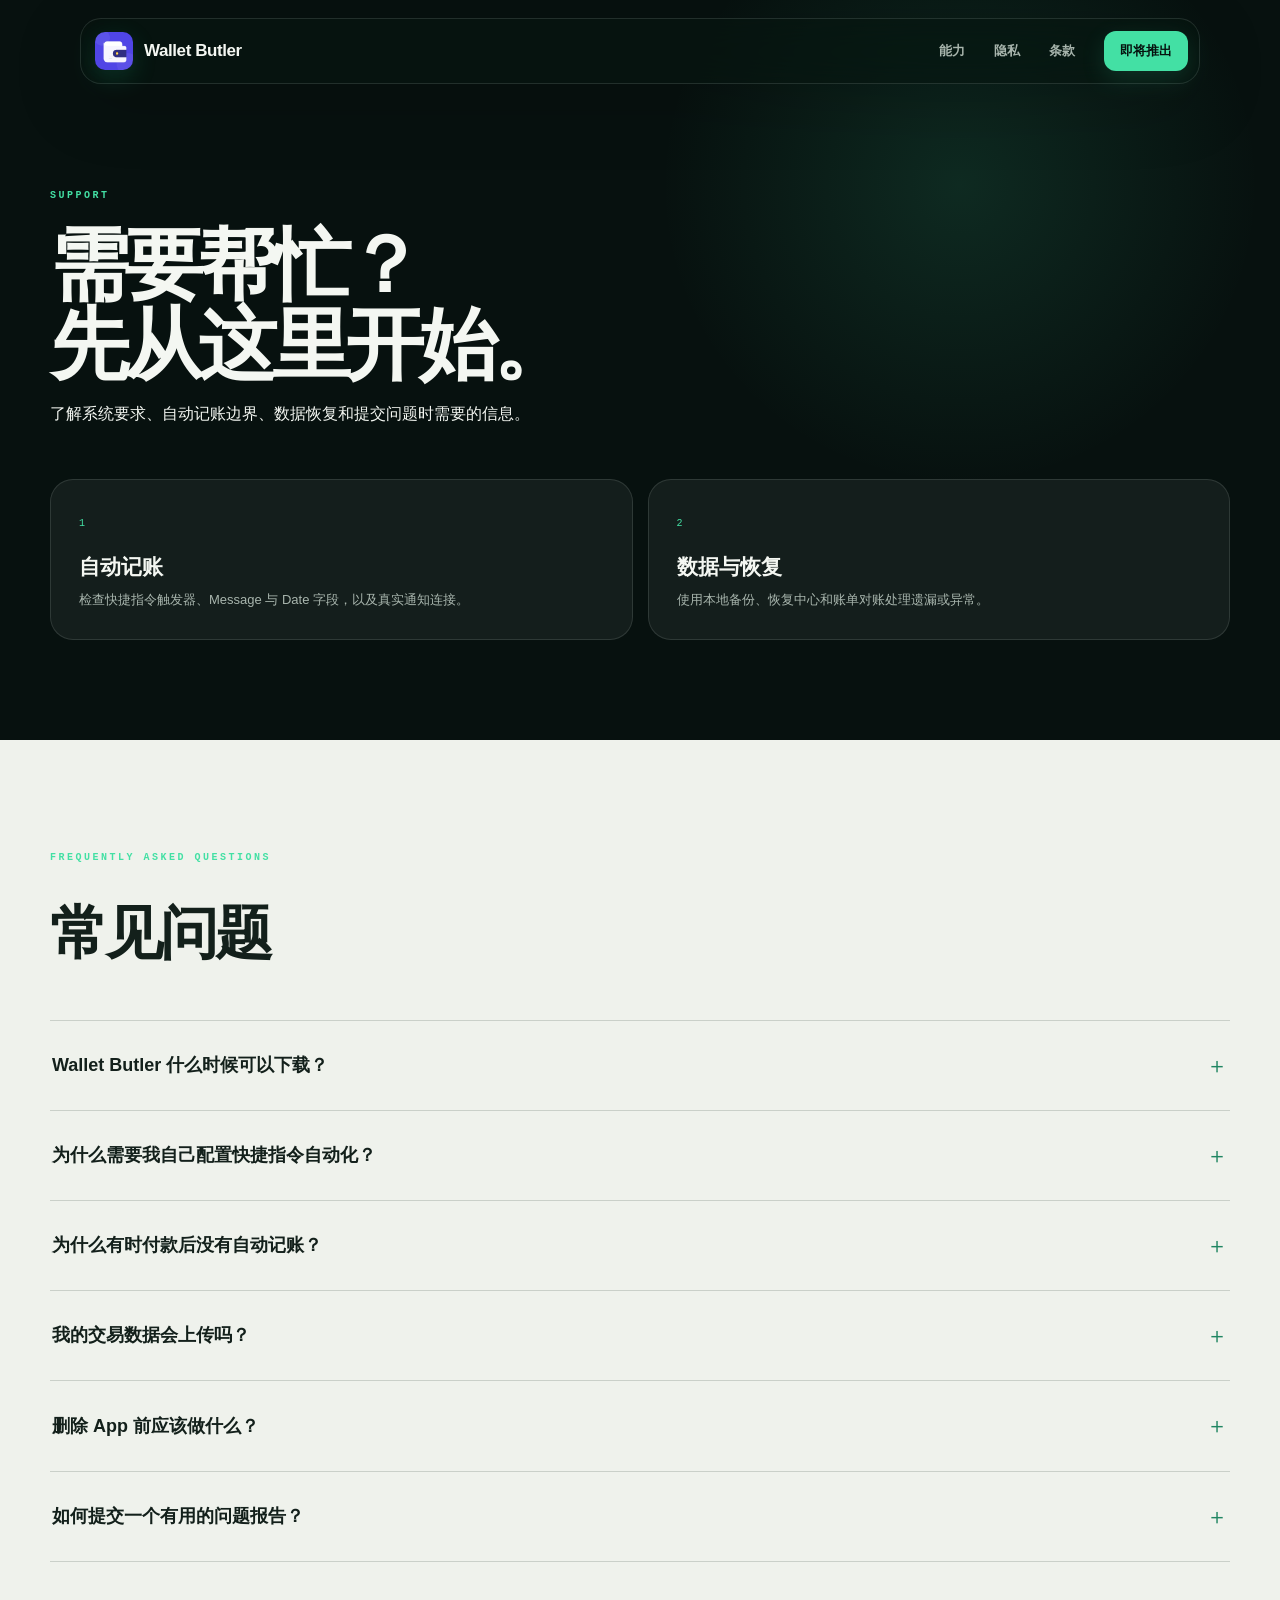
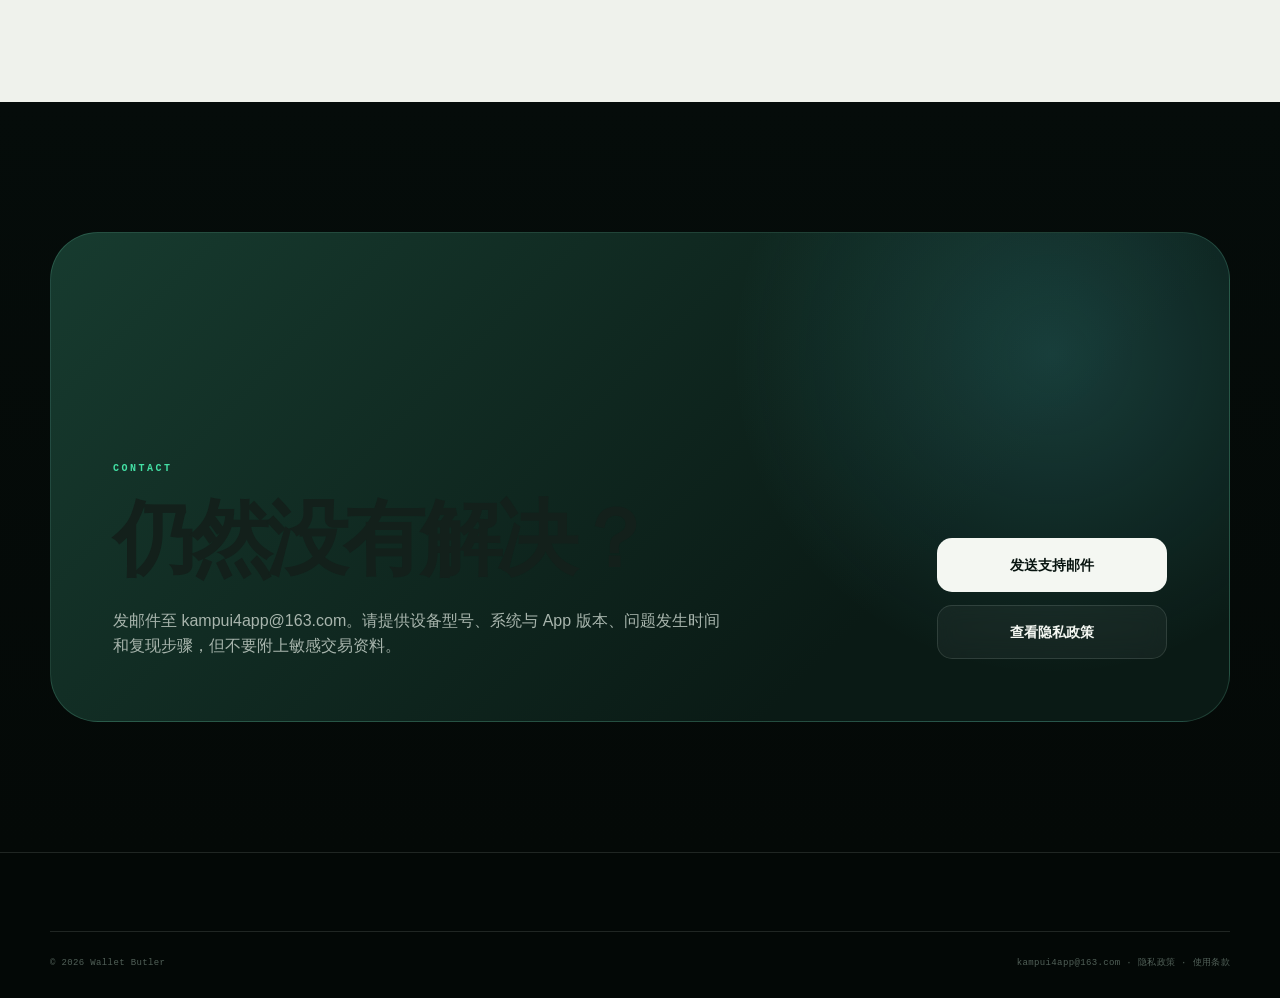
<file: support.html>
<!doctype html>
<html lang="zh-CN">
  <head>
    <meta charset="utf-8" />
    <meta name="viewport" content="width=device-width, initial-scale=1" />
    <meta name="description" content="Wallet Butler（钱包管家）支持中心与常见问题。" />
    <meta name="theme-color" content="#07110f" />
    <title>支持中心 — Wallet Butler</title>
    <link rel="icon" href="favicon.svg" type="image/svg+xml" />
    <link rel="stylesheet" href="styles.css" />
    <script src="site.js" defer></script>
  </head>
  <body class="subpage">
    <a class="skip-link" href="#main">跳到主要内容</a>
    <header class="site-header">
      <div class="nav-shell">
        <a class="brand" href="index.html" aria-label="Wallet Butler 首页">
          <img class="brand-icon" src="app-icon.webp" alt="" width="38" height="38" />
          <span>Wallet Butler</span>
        </a>
        <button class="nav-toggle" type="button" aria-expanded="false" aria-controls="primary-nav">
          <span class="sr-only">打开导航</span><span></span><span></span>
        </button>
        <nav id="primary-nav" class="primary-nav" aria-label="主要导航">
          <a href="index.html#features">能力</a><a href="privacy.html">隐私</a><a href="terms.html">条款</a>
          <a class="nav-cta" href="index.html#coming-soon">即将推出</a>
        </nav>
      </div>
    </header>

    <main id="main">
      <section class="legal-hero">
        <div class="section-shell">
          <p class="eyebrow">SUPPORT</p>
          <h1>需要帮忙？<br />先从这里开始。</h1>
          <p>了解系统要求、自动记账边界、数据恢复和提交问题时需要的信息。</p>
          <div class="support-grid">
            <article class="support-card"><span>1</span><h2>自动记账</h2><p>检查快捷指令触发器、Message 与 Date 字段，以及真实通知连接。</p></article>
            <article class="support-card"><span>2</span><h2>数据与恢复</h2><p>使用本地备份、恢复中心和账单对账处理遗漏或异常。</p></article>
          </div>
        </div>
      </section>

      <section class="section-shell content-section">
        <p class="eyebrow">FREQUENTLY ASKED QUESTIONS</p>
        <h2 style="margin:0;font-size:clamp(36px,5vw,58px);letter-spacing:-.05em">常见问题</h2>
        <div class="faq-list">
          <details>
            <summary>Wallet Butler 什么时候可以下载？</summary>
            <p>当前仍在完成真实支付通知矩阵、快捷指令配置和真机发布验收。正式下载方式会在准备完成后公布。</p>
          </details>
          <details>
            <summary>为什么需要我自己配置快捷指令自动化？</summary>
            <p>iOS 不允许 Wallet Butler 绕过用户自动读取其他 App 的通知，也不能代替你创建系统个人自动化。你需要在“快捷指令”中明确选择来源并授权通知内容。</p>
          </details>
          <details>
            <summary>为什么有时付款后没有自动记账？</summary>
            <p>支付 App 位于前台时可能不产生可触发的系统通知，系统或 App 更新也可能改变通知行为。可使用银行通知、截图 OCR 或账单导入补录，并定期对账。</p>
          </details>
          <details>
            <summary>我的交易数据会上传吗？</summary>
            <p>当前版本没有账号、开发者服务器、广告或分析 SDK，业务数据默认只在设备内处理。只有你主动分享导出文件时，副本才会离开 App。</p>
          </details>
          <details>
            <summary>删除 App 前应该做什么？</summary>
            <p>如果希望保留数据，请先导出完整备份并将文件保存在安全位置。重新安装后，只有你仍持有有效备份时才可能恢复。</p>
          </details>
          <details>
            <summary>如何提交一个有用的问题报告？</summary>
            <p>请提供 iPhone 型号、iOS 与 App 版本、问题发生时间、使用入口和可重复步骤。不要发送完整通知正文、账单、票据、卡号或其他敏感交易内容。</p>
          </details>
        </div>
      </section>

      <section class="cta-section">
        <div class="section-shell cta-card">
          <div>
            <p class="eyebrow">CONTACT</p>
            <h2>仍然没有解决？</h2>
            <p>
              发邮件至 kampui4app@163.com。请提供设备型号、系统与 App
              版本、问题发生时间和复现步骤，但不要附上敏感交易资料。
            </p>
          </div>
          <div class="cta-actions">
            <a class="button button-light" href="mailto:kampui4app@163.com">发送支持邮件</a>
            <a class="button button-ghost" href="privacy.html">查看隐私政策</a>
          </div>
        </div>
      </section>
    </main>

    <footer class="site-footer">
      <div class="section-shell footer-bottom">
        <span>© <span data-current-year>2026</span> Wallet Butler</span>
        <span><a href="mailto:kampui4app@163.com">kampui4app@163.com</a> · <a href="privacy.html">隐私政策</a> · <a href="terms.html">使用条款</a></span>
      </div>
    </footer>
  </body>
</html>
</file>
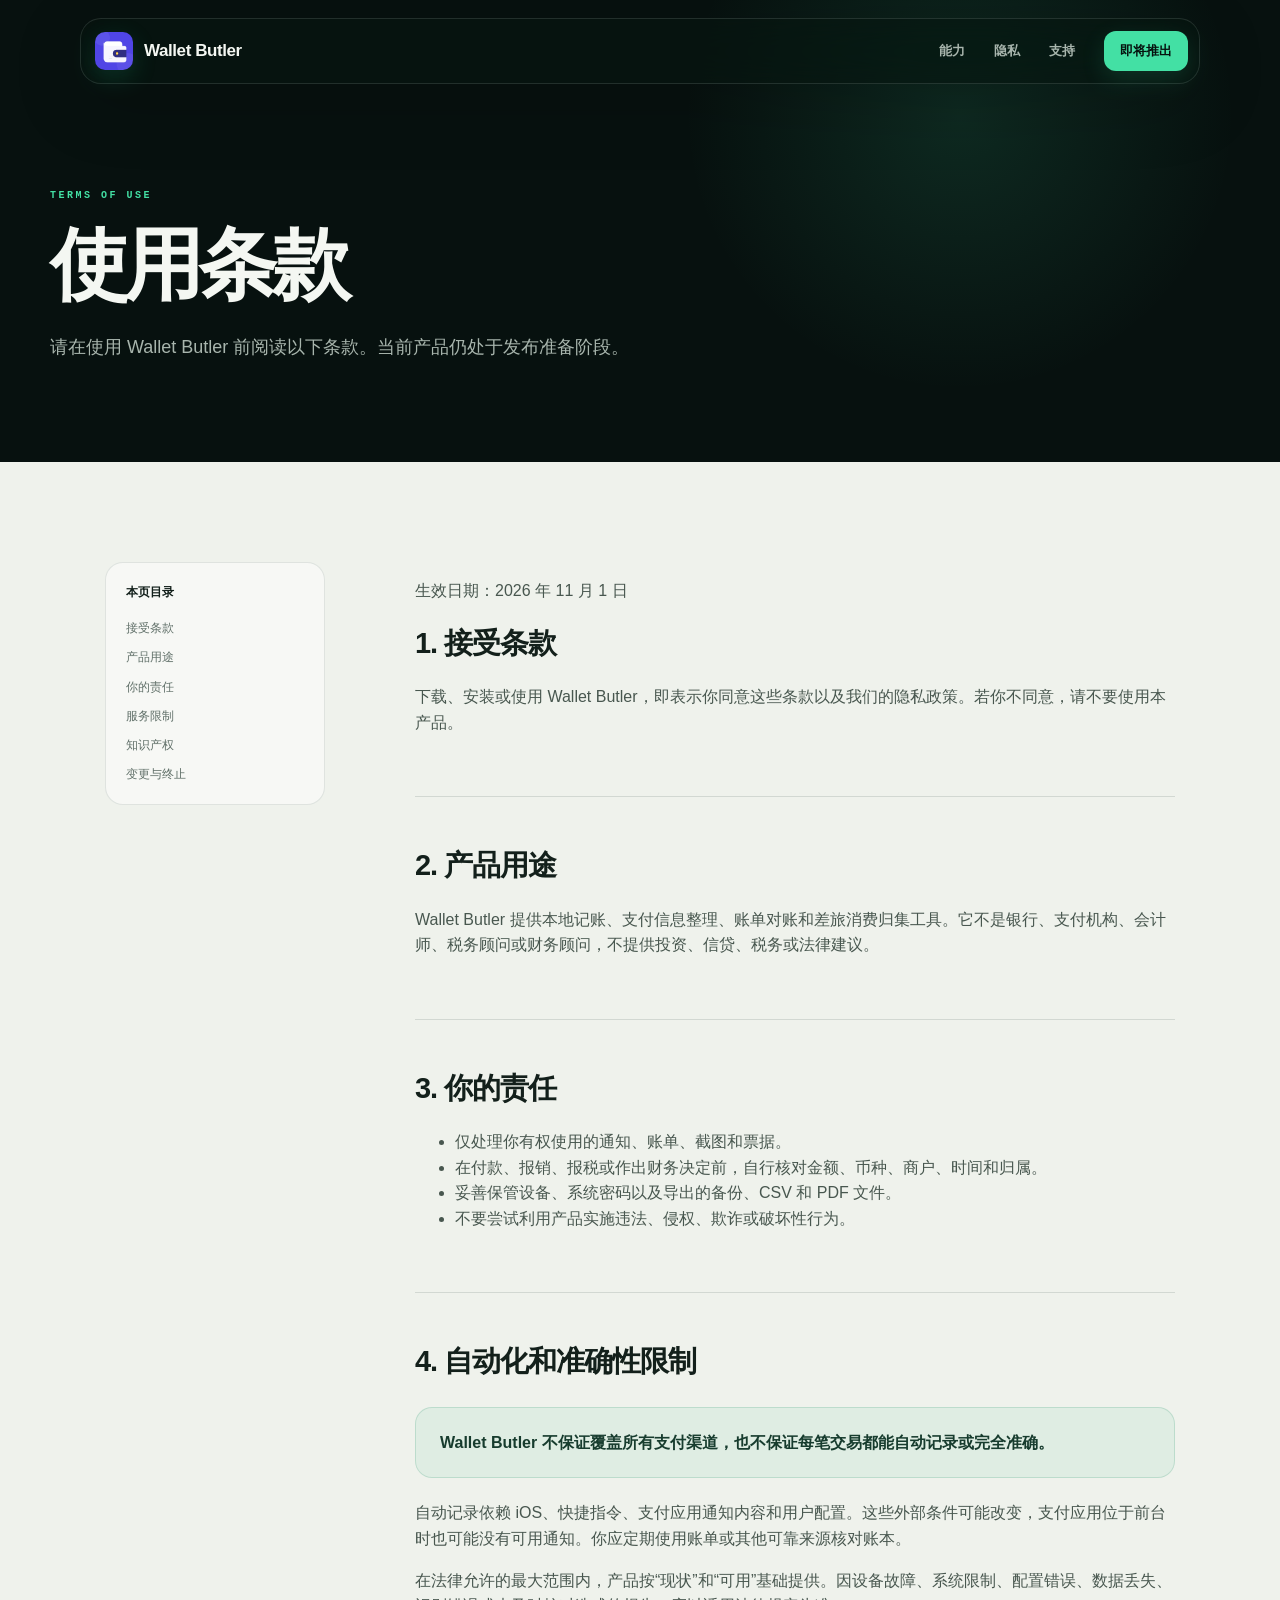
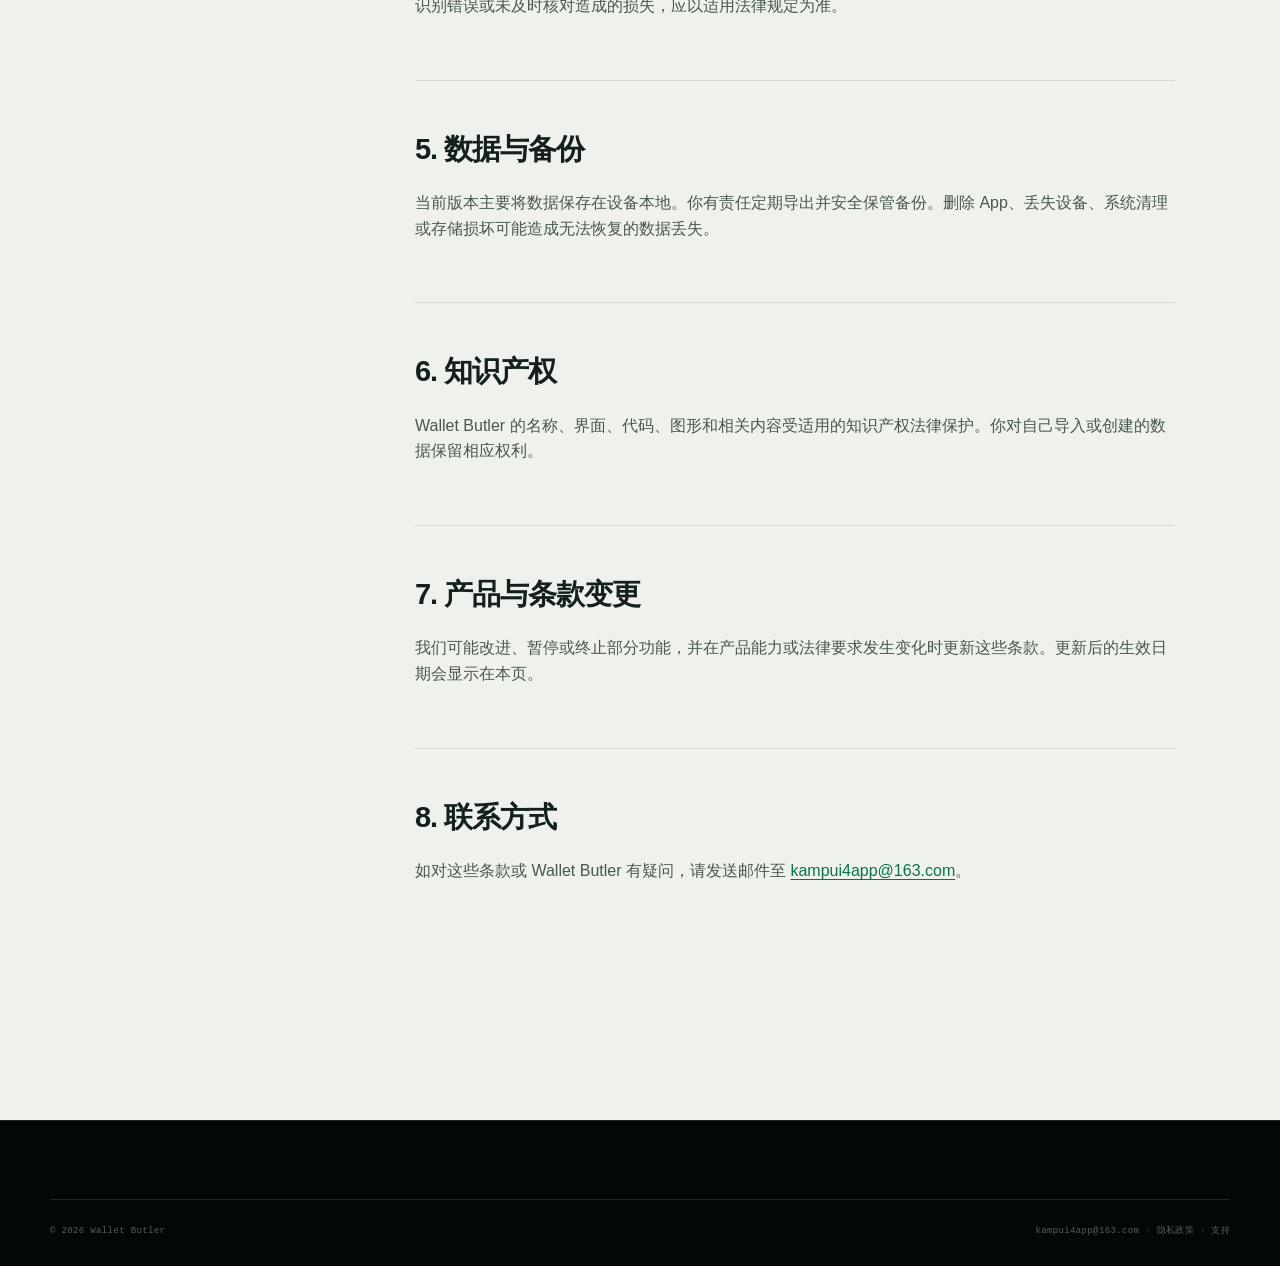
<file: terms.html>
<!doctype html>
<html lang="zh-CN">
  <head>
    <meta charset="utf-8" />
    <meta name="viewport" content="width=device-width, initial-scale=1" />
    <meta name="description" content="Wallet Butler（钱包管家）使用条款。" />
    <meta name="theme-color" content="#07110f" />
    <title>使用条款 — Wallet Butler</title>
    <link rel="icon" href="favicon.svg" type="image/svg+xml" />
    <link rel="stylesheet" href="styles.css" />
    <script src="site.js" defer></script>
  </head>
  <body class="subpage">
    <a class="skip-link" href="#main">跳到主要内容</a>
    <header class="site-header">
      <div class="nav-shell">
        <a class="brand" href="index.html" aria-label="Wallet Butler 首页">
          <img class="brand-icon" src="app-icon.webp" alt="" width="38" height="38" />
          <span>Wallet Butler</span>
        </a>
        <button class="nav-toggle" type="button" aria-expanded="false" aria-controls="primary-nav">
          <span class="sr-only">打开导航</span><span></span><span></span>
        </button>
        <nav id="primary-nav" class="primary-nav" aria-label="主要导航">
          <a href="index.html#features">能力</a><a href="privacy.html">隐私</a><a href="support.html">支持</a>
          <a class="nav-cta" href="index.html#coming-soon">即将推出</a>
        </nav>
      </div>
    </header>

    <main id="main">
      <section class="legal-hero">
        <div class="section-shell">
          <p class="eyebrow">TERMS OF USE</p>
          <h1>使用条款</h1>
          <p>请在使用 Wallet Butler 前阅读以下条款。当前产品仍处于发布准备阶段。</p>
        </div>
      </section>

      <div class="section-shell legal-layout">
        <aside class="legal-nav" aria-label="本页目录">
          <b>本页目录</b>
          <a href="#acceptance">接受条款</a>
          <a href="#purpose">产品用途</a>
          <a href="#responsibility">你的责任</a>
          <a href="#limitations">服务限制</a>
          <a href="#ip">知识产权</a>
          <a href="#changes">变更与终止</a>
        </aside>
        <article class="legal-content">
          <section id="acceptance">
            <p>生效日期：2026 年 11 月 1 日</p>
            <h2>1. 接受条款</h2>
            <p>下载、安装或使用 Wallet Butler，即表示你同意这些条款以及我们的隐私政策。若你不同意，请不要使用本产品。</p>
          </section>
          <section id="purpose">
            <h2>2. 产品用途</h2>
            <p>
              Wallet Butler 提供本地记账、支付信息整理、账单对账和差旅消费归集工具。它不是银行、支付机构、会计师、税务顾问或财务顾问，不提供投资、信贷、税务或法律建议。
            </p>
          </section>
          <section id="responsibility">
            <h2>3. 你的责任</h2>
            <ul>
              <li>仅处理你有权使用的通知、账单、截图和票据。</li>
              <li>在付款、报销、报税或作出财务决定前，自行核对金额、币种、商户、时间和归属。</li>
              <li>妥善保管设备、系统密码以及导出的备份、CSV 和 PDF 文件。</li>
              <li>不要尝试利用产品实施违法、侵权、欺诈或破坏性行为。</li>
            </ul>
          </section>
          <section id="limitations">
            <h2>4. 自动化和准确性限制</h2>
            <div class="policy-callout"><p>Wallet Butler 不保证覆盖所有支付渠道，也不保证每笔交易都能自动记录或完全准确。</p></div>
            <p>
              自动记录依赖 iOS、快捷指令、支付应用通知内容和用户配置。这些外部条件可能改变，支付应用位于前台时也可能没有可用通知。你应定期使用账单或其他可靠来源核对账本。
            </p>
            <p>
              在法律允许的最大范围内，产品按“现状”和“可用”基础提供。因设备故障、系统限制、配置错误、数据丢失、识别错误或未及时核对造成的损失，应以适用法律规定为准。
            </p>
          </section>
          <section>
            <h2>5. 数据与备份</h2>
            <p>
              当前版本主要将数据保存在设备本地。你有责任定期导出并安全保管备份。删除 App、丢失设备、系统清理或存储损坏可能造成无法恢复的数据丢失。
            </p>
          </section>
          <section id="ip">
            <h2>6. 知识产权</h2>
            <p>
              Wallet Butler 的名称、界面、代码、图形和相关内容受适用的知识产权法律保护。你对自己导入或创建的数据保留相应权利。
            </p>
          </section>
          <section id="changes">
            <h2>7. 产品与条款变更</h2>
            <p>
              我们可能改进、暂停或终止部分功能，并在产品能力或法律要求发生变化时更新这些条款。更新后的生效日期会显示在本页。
            </p>
          </section>
          <section>
            <h2>8. 联系方式</h2>
            <p>
              如对这些条款或 Wallet Butler 有疑问，请发送邮件至
              <a href="mailto:kampui4app@163.com">kampui4app@163.com</a>。
            </p>
          </section>
        </article>
      </div>
    </main>

    <footer class="site-footer">
      <div class="section-shell footer-bottom">
        <span>© <span data-current-year>2026</span> Wallet Butler</span>
        <span><a href="mailto:kampui4app@163.com">kampui4app@163.com</a> · <a href="privacy.html">隐私政策</a> · <a href="support.html">支持</a></span>
      </div>
    </footer>
  </body>
</html>
</file>
<file: styles.css>
:root {
  --ink: #f4f7f2;
  --ink-soft: #a8b5ad;
  --ink-faint: #718079;
  --night: #07110f;
  --night-deep: #040907;
  --surface: #0c1a16;
  --line: rgba(220, 240, 230, 0.13);
  --line-strong: rgba(220, 240, 230, 0.22);
  --green: #43e0a4;
  --green-bright: #6af0bb;
  --cyan: #54d8df;
  --gold: #f4c86a;
  --paper: #eff2ec;
  --paper-ink: #13201b;
  --paper-soft: #617069;
  --shell: min(1180px, calc(100vw - 48px));
  --font-sans: -apple-system, BlinkMacSystemFont, "SF Pro Display", "PingFang SC",
    "Noto Sans CJK SC", "Microsoft YaHei", sans-serif;
  --font-mono: ui-monospace, "SFMono-Regular", "SF Mono", Menlo, Consolas, monospace;
}

* { box-sizing: border-box; }
html { scroll-behavior: smooth; scroll-padding-top: 112px; }
body {
  margin: 0;
  color: var(--ink);
  background: var(--night);
  font-family: var(--font-sans);
  font-size: 16px;
  line-height: 1.6;
  text-rendering: optimizeLegibility;
  -webkit-font-smoothing: antialiased;
}
body::selection { color: var(--night); background: var(--green); }
a { color: inherit; text-decoration: none; }
button, a { -webkit-tap-highlight-color: transparent; }
button, input { font: inherit; }
img, svg { display: block; max-width: 100%; }
.sr-only {
  position: absolute; width: 1px; height: 1px; padding: 0; margin: -1px;
  overflow: hidden; clip: rect(0, 0, 0, 0); white-space: nowrap; border: 0;
}
.skip-link {
  position: fixed; z-index: 200; top: 12px; left: 12px; padding: 10px 14px;
  color: var(--night); background: var(--green); border-radius: 10px;
  transform: translateY(-160%);
}
.skip-link:focus { transform: translateY(0); }
.section-shell { width: var(--shell); margin-inline: auto; }

.flow-canvas {
  position: fixed; z-index: -3; inset: 0; width: 100%; height: 100%;
  pointer-events: none; opacity: 0.42;
}
.ambient {
  position: fixed; z-index: -2; width: 42vw; aspect-ratio: 1; border-radius: 50%;
  filter: blur(110px); opacity: 0.1; pointer-events: none;
}
.ambient-one { top: -18vw; left: -12vw; background: var(--green); }
.ambient-two { top: 25vh; right: -24vw; background: var(--cyan); }

.site-header { position: fixed; z-index: 100; top: 18px; right: 0; left: 0; }
.nav-shell {
  display: flex; align-items: center; justify-content: space-between;
  width: min(1120px, calc(100vw - 40px)); min-height: 66px;
  padding: 9px 11px 9px 14px; margin-inline: auto;
  background: rgba(9, 21, 17, 0.64); border: 1px solid var(--line); border-radius: 21px;
  box-shadow: 0 18px 70px rgba(0, 0, 0, 0.18);
  backdrop-filter: blur(24px) saturate(145%);
  -webkit-backdrop-filter: blur(24px) saturate(145%);
  transition: background 220ms ease, box-shadow 220ms ease, border-color 220ms ease;
}
.site-header.is-scrolled .nav-shell {
  background: rgba(6, 15, 12, 0.9); border-color: var(--line-strong);
  box-shadow: 0 16px 60px rgba(0, 0, 0, 0.42);
}
.brand {
  display: inline-flex; align-items: center; gap: 11px;
  font-size: 17px; font-weight: 750; letter-spacing: -0.025em;
}
.brand-icon {
  width: 38px; height: 38px; border-radius: 10px;
  box-shadow: 0 8px 24px rgba(38, 210, 148, 0.17);
}
.brand-mark {
  display: grid; width: 36px; height: 36px; color: var(--night);
  background: linear-gradient(135deg, var(--green), var(--cyan));
  border-radius: 11px; place-items: center;
}
.brand-mark svg {
  width: 25px; fill: none; stroke: currentColor; stroke-linecap: round;
  stroke-linejoin: round; stroke-width: 2.5;
}
.primary-nav {
  display: flex; align-items: center; gap: 29px; color: var(--ink-soft);
  font-size: 13px; font-weight: 650;
}
.primary-nav a { transition: color 180ms ease; }
.primary-nav a:hover, .primary-nav a:focus-visible { color: var(--ink); }
.primary-nav .nav-cta {
  padding: 10px 16px; color: #06130f; background: var(--green);
  border-radius: 12px; box-shadow: 0 8px 24px rgba(67, 224, 164, 0.14);
}
.nav-toggle {
  display: none; width: 44px; height: 44px; padding: 0; color: var(--ink);
  background: rgba(255, 255, 255, 0.04); border: 1px solid var(--line); border-radius: 13px;
}
.nav-toggle span:not(.sr-only) {
  display: block; width: 18px; height: 2px; margin: 5px auto;
  background: currentColor; border-radius: 2px;
  transition: transform 180ms ease, opacity 180ms ease;
}

.hero { position: relative; min-height: 1460px; padding-top: 160px; overflow: hidden; }
.hero::before {
  position: absolute; top: -340px; left: 50%; width: min(1100px, 100vw);
  aspect-ratio: 1.5; content: "";
  background: radial-gradient(circle, rgba(55, 218, 160, 0.14), transparent 67%);
  transform: translateX(-50%); pointer-events: none;
}
.hero-copy { position: relative; z-index: 3; text-align: center; }
.availability-pill {
  display: inline-flex; align-items: center; gap: 10px; min-height: 38px;
  padding: 0 13px; margin-bottom: 29px; color: #c9d6ce;
  background: rgba(255, 255, 255, 0.045); border: 1px solid var(--line);
  border-radius: 999px; font-size: 12px; font-weight: 650;
  backdrop-filter: blur(12px); -webkit-backdrop-filter: blur(12px);
}
.availability-pill i, .status-badge i {
  width: 7px; height: 7px; background: var(--green); border-radius: 50%;
  box-shadow: 0 0 0 6px rgba(67, 224, 164, 0.1);
  animation: pulse 2.2s ease-in-out infinite;
}
.availability-pill b { color: var(--green); }
.eyebrow {
  margin: 0 0 21px; color: var(--green); font-family: var(--font-mono);
  font-size: 10px; font-weight: 760; letter-spacing: 0.25em;
}
.hero h1 {
  max-width: 1030px; margin: 0 auto; font-size: clamp(70px, 9.3vw, 132px);
  font-weight: 790; letter-spacing: -0.075em; line-height: 0.91;
}
.hero h1 span {
  color: transparent;
  background: linear-gradient(100deg, #f2f6f1 6%, var(--green-bright) 48%, var(--cyan) 88%);
  background-clip: text; -webkit-background-clip: text;
}
.hero-lead {
  max-width: 660px; margin: 34px auto 0; color: var(--ink-soft);
  font-size: clamp(18px, 2vw, 22px); line-height: 1.75;
}
.hero-actions {
  display: flex; flex-wrap: wrap; justify-content: center; gap: 12px; margin-top: 34px;
}
.button {
  display: inline-flex; align-items: center; justify-content: center; gap: 18px;
  min-height: 54px; padding: 0 22px; border: 1px solid transparent; border-radius: 15px;
  font-size: 14px; font-weight: 720;
  transition: transform 180ms ease, background 180ms ease, border-color 180ms ease, box-shadow 180ms ease;
}
.button:hover { transform: translateY(-2px); }
.button-primary {
  color: #06130f; background: var(--green);
  box-shadow: 0 12px 32px rgba(67, 224, 164, 0.17);
}
.button-primary:hover { background: var(--green-bright); box-shadow: 0 16px 38px rgba(67, 224, 164, 0.24); }
.button-glass, .button-ghost {
  color: var(--ink); background: rgba(255, 255, 255, 0.045); border-color: var(--line);
  backdrop-filter: blur(10px); -webkit-backdrop-filter: blur(10px);
}
.button-glass:hover, .button-ghost:hover {
  background: rgba(255, 255, 255, 0.075); border-color: var(--line-strong);
}
.hero-proof {
  display: flex; flex-wrap: wrap; justify-content: center; gap: 11px 25px;
  margin-top: 27px; color: var(--ink-faint); font-size: 12px;
}
.hero-proof span { display: inline-flex; align-items: center; gap: 7px; }
.hero-proof i { color: var(--green); font-style: normal; }

.product-stage {
  position: relative; z-index: 2; height: 750px; margin-top: 94px; perspective: 1600px;
}
.stage-halo {
  position: absolute; top: 25%; left: 50%; width: 850px; height: 460px;
  background: radial-gradient(ellipse, rgba(47, 215, 155, 0.2), rgba(42, 148, 111, 0.05) 48%, transparent 73%);
  filter: blur(20px); transform: translateX(-50%);
}
.orbit {
  position: absolute; top: 43%; left: 50%; border: 1px solid rgba(109, 229, 183, 0.12);
  border-radius: 50%; transform: translate(-50%, -50%) rotate(-10deg);
}
.orbit::before, .orbit::after {
  position: absolute; width: 8px; height: 8px; content: ""; background: var(--green);
  border-radius: 50%; box-shadow: 0 0 22px rgba(67, 224, 164, 0.8);
}
.orbit::before { top: 12%; left: 18%; }
.orbit::after { right: 11%; bottom: 19%; background: var(--cyan); }
.orbit-large { width: 930px; height: 490px; }
.orbit-small { top: 45%; width: 660px; height: 360px; transform: translate(-50%, -50%) rotate(16deg); }
.device {
  position: absolute; padding: 10px;
  background: linear-gradient(145deg, #29332f, #0d1210 52%, #313b37);
  border: 1px solid rgba(255, 255, 255, 0.16); border-radius: 50px;
  box-shadow: 0 50px 120px rgba(0, 0, 0, 0.6), inset 0 0 0 1px rgba(0, 0, 0, 0.82);
}
.device::after {
  position: absolute; inset: 5px; content: ""; border: 1px solid rgba(255, 255, 255, 0.06);
  border-radius: 45px; pointer-events: none;
}
.device-buttons::before, .device-buttons::after {
  position: absolute; left: -4px; width: 3px; content: ""; background: #1a211e;
  border-radius: 3px 0 0 3px;
}
.device-buttons::before { top: 105px; height: 56px; }
.device-buttons::after { top: 176px; height: 82px; }
.device-screen {
  position: relative; width: 100%; height: 100%; overflow: hidden;
  background: #050706; border-radius: 40px;
}
.device-screen > img { width: 100%; height: 100%; object-fit: cover; }
.device-dashboard {
  z-index: 2; top: 20px; left: calc(50% - 292px); width: 346px; height: 710px;
  transform: rotateY(4deg) rotateZ(-6deg);
}
.device-real {
  z-index: 3; top: 22px; left: calc(50% - 36px); width: 337px; height: 722px;
  transform: rotateY(-5deg) rotateZ(5deg);
}
.dashboard-preview {
  padding: 14px 14px 0; color: #edf4ef;
  background: radial-gradient(circle at 92% 8%, rgba(48, 204, 149, 0.12), transparent 31%), #07110e;
}
.island {
  position: absolute; top: 10px; left: 50%; width: 92px; height: 25px;
  background: #010202; border-radius: 18px; transform: translateX(-50%);
}
.status-row {
  display: flex; justify-content: space-between; padding: 2px 7px 13px;
  font-size: 8px; font-weight: 750;
}
.dashboard-head { display: flex; align-items: center; justify-content: space-between; margin-top: 5px; }
.dashboard-head div { display: flex; flex-direction: column; line-height: 1.2; }
.dashboard-head small { color: #819188; font-size: 8px; }
.dashboard-head strong { margin-top: 4px; font-size: 17px; letter-spacing: -0.04em; }
.dashboard-head > span {
  display: grid; width: 27px; height: 27px; color: #06120e; background: var(--green);
  border-radius: 9px; font-size: 20px; font-weight: 400; place-items: center;
}
.period-tabs {
  display: grid; grid-template-columns: repeat(3, 1fr); padding: 3px; margin-top: 15px;
  color: #73837a; background: #111d19; border: 1px solid rgba(255, 255, 255, 0.04);
  border-radius: 10px; font-size: 8px; text-align: center;
}
.period-tabs span { padding: 4px; border-radius: 7px; }
.period-tabs .active { color: var(--green); background: #1b3028; }
.period-title {
  display: flex; align-items: center; justify-content: center; gap: 24px;
  margin: 10px 0; color: #c5d0c9; font-size: 8px;
}
.period-title b { color: #617068; font-size: 13px; }
.money-card, .trend-card, .recent-card {
  background: #0d1a16; border: 1px solid rgba(231, 248, 239, 0.07); border-radius: 17px;
}
.money-card {
  padding: 16px 15px 13px;
  background: linear-gradient(155deg, rgba(58, 219, 159, 0.12), transparent 58%), #0e1e18;
}
.money-label { color: #89a097; font-size: 8px; }
.money-card > strong {
  display: block; margin-top: 6px; color: #f4f8f5; font-family: var(--font-mono);
  font-size: 24px; letter-spacing: -0.07em;
}
.money-card > strong small { color: var(--green); font-size: 10px; }
.money-meta {
  display: grid; grid-template-columns: repeat(3, 1fr); gap: 5px; padding-top: 12px;
  margin-top: 12px; border-top: 1px solid rgba(255, 255, 255, 0.065);
}
.money-meta span { display: flex; flex-direction: column; }
.money-meta small { color: #667970; font-size: 6px; }
.money-meta b { margin-top: 2px; font-family: var(--font-mono); font-size: 8px; }
.trend-card, .recent-card { padding: 13px; margin-top: 9px; }
.trend-card > div, .mini-card-title {
  display: flex; align-items: center; justify-content: space-between; font-size: 8px;
}
.trend-card small, .mini-card-title small { color: #65766d; font-size: 6px; }
.trend-card svg { margin-top: 8px; overflow: visible; }
.chart-grid { fill: none; stroke: rgba(255, 255, 255, 0.04); stroke-width: 1; }
.chart-area { fill: url(#area-gradient); }
.chart-line { fill: none; stroke: var(--green); stroke-linecap: round; stroke-width: 2.5; }
.mini-transaction {
  display: grid; grid-template-columns: 27px 1fr auto; align-items: center; gap: 8px;
  padding-top: 10px; margin-top: 10px; border-top: 1px solid rgba(255, 255, 255, 0.05);
}
.mini-transaction i {
  display: grid; width: 27px; height: 27px; color: #07120e; border-radius: 8px;
  font-size: 7px; font-style: normal; font-weight: 800; place-items: center;
}
.mini-transaction .coffee { background: var(--gold); }
.mini-transaction .train { background: var(--cyan); }
.mini-transaction span { display: flex; flex-direction: column; line-height: 1.35; }
.mini-transaction b, .mini-transaction > strong { font-size: 7px; }
.mini-transaction small { color: #65766e; font-size: 5px; }
.mini-transaction > strong { font-family: var(--font-mono); }
.tab-bar {
  position: absolute; right: 0; bottom: 0; left: 0; display: grid;
  grid-template-columns: repeat(4, 1fr); padding: 7px 8px 10px;
  background: rgba(8, 16, 13, 0.94); border-top: 1px solid rgba(255, 255, 255, 0.06);
}
.tab-bar span {
  display: flex; flex-direction: column; align-items: center; color: #596a62;
  font-size: 11px; line-height: 1;
}
.tab-bar small { margin-top: 4px; font-size: 5px; }
.tab-bar .active { color: var(--green); }
.floating-chip {
  position: absolute; z-index: 6; display: flex; align-items: center; gap: 11px;
  padding: 12px 15px; background: rgba(15, 33, 27, 0.78);
  border: 1px solid var(--line-strong); border-radius: 17px;
  box-shadow: 0 20px 55px rgba(0, 0, 0, 0.34);
  backdrop-filter: blur(20px); -webkit-backdrop-filter: blur(20px);
  animation: float 5.5s ease-in-out infinite;
}
.floating-chip > span:last-child { display: flex; flex-direction: column; line-height: 1.4; }
.floating-chip small { color: var(--ink-faint); font-size: 8px; }
.floating-chip b { font-size: 11px; }
.chip-capture { top: 305px; left: calc(50% - 455px); }
.chip-local { top: 180px; right: calc(50% - 465px); animation-delay: -2s; }
.chip-icon {
  display: grid; width: 31px; height: 31px; color: #06130f; background: var(--green);
  border-radius: 10px; font-size: 14px; font-weight: 850; place-items: center;
}
.pulse-dot {
  width: 11px; height: 11px; background: var(--green); border: 3px solid rgba(67, 224, 164, 0.2);
  border-radius: 50%; box-shadow: 0 0 18px rgba(67, 224, 164, 0.65);
}
.stage-caption {
  position: absolute; right: 0; bottom: -3px; left: 0; margin: 0;
  color: var(--ink-faint); font-family: var(--font-mono); font-size: 9px;
  letter-spacing: 0.14em; text-align: center; text-transform: uppercase;
}

.manifesto { padding-block: 170px 190px; }
.manifesto-grid {
  display: grid; grid-template-columns: 1.1fr 0.72fr; gap: 100px; align-items: start;
}
.manifesto h2, .section-heading h2, .privacy-copy h2, .cta-card h2, .legal-hero h1 {
  margin: 0; font-size: clamp(52px, 6.2vw, 84px); font-weight: 770;
  letter-spacing: -0.065em; line-height: 1.01;
}
.manifesto-copy { padding-top: 9px; color: var(--ink-soft); font-size: 18px; }
.manifesto-copy p { margin: 0 0 23px; }

.story-section {
  position: relative; padding-block: 154px 180px;
  background: linear-gradient(180deg, rgba(19, 43, 34, 0.34), transparent 17%), var(--night-deep);
  border-top: 1px solid var(--line);
}
.section-heading {
  display: grid; grid-template-columns: minmax(0, 1.2fr) minmax(280px, 0.6fr);
  gap: 90px; align-items: end; margin-bottom: 74px;
}
.section-heading h2 { font-size: clamp(48px, 6vw, 76px); }
.section-heading > p {
  max-width: 410px; margin: 0 0 6px; color: var(--ink-soft); font-size: 16px;
}
.feature-grid { display: grid; grid-template-columns: repeat(2, minmax(0, 1fr)); gap: 18px; }
.feature-panel {
  position: relative; min-height: 520px; padding: 39px; overflow: hidden;
  background: radial-gradient(circle at 92% 10%, rgba(75, 216, 167, 0.07), transparent 34%), var(--surface);
  border: 1px solid var(--line); border-radius: 36px;
}
.feature-panel::after {
  position: absolute; right: -80px; bottom: -120px; width: 260px; height: 260px;
  content: ""; background: var(--green); border-radius: 50%; filter: blur(120px); opacity: 0.06;
}
.feature-panel-wide {
  display: grid; grid-template-columns: 0.83fr 1.17fr; gap: 68px;
  min-height: 560px; grid-column: 1 / -1; align-items: center;
}
.feature-index {
  display: block; margin-bottom: 25px; color: var(--green); font-family: var(--font-mono);
  font-size: 9px; font-weight: 700; letter-spacing: 0.18em;
}
.feature-panel h3 {
  max-width: 600px; margin: 0; font-size: clamp(32px, 3.8vw, 49px);
  font-weight: 740; letter-spacing: -0.055em; line-height: 1.08;
}
.feature-panel p { max-width: 590px; margin: 21px 0 0; color: var(--ink-soft); font-size: 15px; }
.feature-footnote { display: block; margin-top: 28px; color: var(--ink-faint); font-size: 11px; }
.capture-flow { position: relative; max-width: 490px; margin-left: auto; }
.notification-card, .ledger-result {
  padding: 19px; background: rgba(23, 44, 36, 0.88);
  border: 1px solid var(--line-strong); border-radius: 21px;
  box-shadow: 0 24px 50px rgba(0, 0, 0, 0.2);
}
.notification-top { display: flex; align-items: center; gap: 10px; }
.notification-top > span:nth-child(2) { display: flex; justify-content: space-between; flex: 1; }
.notification-top small { color: var(--ink-faint); font-size: 10px; }
.wechat-mark {
  display: grid; width: 31px; height: 31px; color: white; background: #19b75c;
  border-radius: 9px; font-size: 11px; font-weight: 800; place-items: center;
}
.notification-card > strong { display: block; margin-top: 17px; font-size: 20px; }
.notification-card p { margin-top: 4px; color: var(--ink-faint); font-size: 12px; }
.flow-rail {
  display: grid; grid-template-columns: 1fr auto 1fr; align-items: center; gap: 10px;
  padding: 19px 34px; color: var(--green); font-family: var(--font-mono);
  font-size: 8px; letter-spacing: 0.12em;
}
.flow-rail i { height: 1px; background: linear-gradient(90deg, transparent, rgba(67, 224, 164, 0.45)); }
.flow-rail i:last-child { background: linear-gradient(90deg, rgba(67, 224, 164, 0.45), transparent); }
.ledger-result {
  display: grid; grid-template-columns: auto 1fr auto; align-items: center; gap: 13px;
  background: rgba(27, 58, 47, 0.88);
}
.result-check {
  display: grid; width: 35px; height: 35px; color: #06130f; background: var(--green);
  border-radius: 50%; font-weight: 800; place-items: center;
}
.ledger-result > span:nth-child(2) { display: flex; flex-direction: column; }
.ledger-result small { color: #779087; font-size: 9px; }
.ledger-result b, .ledger-result > strong { font-size: 13px; }
.ledger-result > strong { font-family: var(--font-mono); }
.feature-symbol {
  position: relative; display: grid; width: 145px; height: 145px; margin: 28px 0 54px;
  background: radial-gradient(circle, rgba(69, 222, 166, 0.18), rgba(69, 222, 166, 0.02) 66%);
  border: 1px solid rgba(68, 224, 166, 0.15); border-radius: 50%; place-items: center;
}
.camera-symbol i { width: 66px; height: 50px; border: 4px solid var(--green); border-radius: 13px; }
.camera-symbol i::before {
  position: absolute; top: 39px; left: 58px; width: 28px; height: 28px;
  content: ""; border: 4px solid var(--green); border-radius: 50%;
}
.camera-symbol b {
  position: absolute; top: 43px; left: 48px; width: 20px; height: 8px;
  background: var(--green); border-radius: 5px 5px 0 0;
}
.feature-panel-green {
  color: #07130f;
  background: radial-gradient(circle at 82% 10%, rgba(255, 255, 255, 0.32), transparent 31%),
    linear-gradient(145deg, #54e1aa, #30bf88);
  border-color: transparent;
}
.feature-panel-green .feature-index, .feature-panel-green p { color: rgba(7, 24, 18, 0.66); }
.trip-visual {
  padding: 27px; margin: 23px 0 48px; background: rgba(5, 30, 21, 0.88);
  border: 1px solid rgba(255, 255, 255, 0.18); border-radius: 26px;
  box-shadow: 0 26px 60px rgba(3, 51, 34, 0.16);
}
.trip-route { display: flex; align-items: center; gap: 10px; color: white; }
.trip-route b { font-family: var(--font-mono); font-size: 24px; letter-spacing: -0.05em; }
.trip-route span { flex: 1; height: 1px; background: linear-gradient(90deg, var(--green), rgba(84, 216, 223, 0.4)); }
.trip-route i { width: 7px; height: 7px; background: var(--green); border-radius: 50%; }
.trip-route i:last-child { background: var(--cyan); }
.trip-total {
  display: flex; align-items: end; justify-content: space-between; padding-top: 24px;
  margin-top: 24px; border-top: 1px solid rgba(255, 255, 255, 0.12);
}
.trip-total small { color: #86a198; }
.trip-total strong { color: white; font-family: var(--font-mono); font-size: 20px; }
.trace-panel { min-height: 430px; }
.trace-flow { display: flex; align-items: center; justify-content: center; }
.trace-flow > div {
  display: flex; flex-direction: column; align-items: center; width: 126px;
  padding: 20px 10px; text-align: center;
}
.trace-flow i {
  display: grid; width: 49px; height: 49px; margin-bottom: 15px; color: var(--green);
  background: rgba(67, 224, 164, 0.08); border: 1px solid rgba(67, 224, 164, 0.25);
  border-radius: 50%; font-family: var(--font-mono); font-size: 10px;
  font-style: normal; place-items: center;
}
.trace-flow span { font-size: 12px; font-weight: 700; }
.trace-flow b { margin-top: 4px; color: var(--ink-faint); font-size: 9px; font-weight: 500; }
.trace-flow em {
  width: 62px; height: 1px;
  background: linear-gradient(90deg, rgba(67, 224, 164, 0.1), var(--green), rgba(67, 224, 164, 0.1));
}

.privacy-stage {
  position: relative; padding-block: 190px; overflow: hidden;
  background: radial-gradient(circle at 22% 47%, rgba(51, 217, 157, 0.09), transparent 32%), var(--night);
  border-top: 1px solid var(--line);
}
.privacy-layout {
  display: grid; grid-template-columns: 0.9fr 1.1fr; gap: 115px; align-items: center;
}
.privacy-device-wrap { position: relative; min-height: 760px; }
.privacy-glow {
  position: absolute; top: 20%; left: 50%; width: 500px; height: 500px;
  background: rgba(42, 208, 148, 0.2); border-radius: 50%;
  filter: blur(120px); transform: translateX(-50%);
}
.privacy-ring {
  position: absolute; top: 48%; left: 50%; border: 1px solid rgba(91, 225, 176, 0.14);
  border-radius: 50%; transform: translate(-50%, -50%) rotate(-12deg);
}
.ring-one { width: 580px; height: 360px; }
.ring-two { width: 470px; height: 650px; transform: translate(-50%, -50%) rotate(26deg); }
.privacy-device {
  top: 0; left: 50%; width: 344px; height: 747px; transform: translateX(-50%) rotate(-3deg);
}
.privacy-tag {
  position: absolute; z-index: 5; padding: 9px 14px; color: #dce7e0;
  background: rgba(15, 34, 27, 0.82); border: 1px solid var(--line-strong);
  border-radius: 999px; box-shadow: 0 16px 40px rgba(0, 0, 0, 0.25);
  font-size: 11px; font-weight: 650; backdrop-filter: blur(15px);
  -webkit-backdrop-filter: blur(15px);
}
.tag-one { top: 135px; left: -18px; }
.tag-two { top: 350px; right: -30px; }
.tag-three { bottom: 100px; left: -12px; }
.privacy-copy h2 span { color: var(--green); }
.privacy-lead { max-width: 600px; margin: 31px 0 0; color: var(--ink-soft); font-size: 17px; }
.privacy-points { margin-top: 39px; border-block: 1px solid var(--line); }
.privacy-points article {
  display: grid; grid-template-columns: 43px 1fr; gap: 18px; padding-block: 23px;
  border-bottom: 1px solid var(--line);
}
.privacy-points article:last-child { border-bottom: 0; }
.privacy-points article > span { color: var(--green); font-family: var(--font-mono); font-size: 10px; }
.privacy-points b { display: block; margin-top: -5px; font-size: 15px; }
.privacy-points p { margin: 4px 0 0; color: var(--ink-faint); font-size: 13px; }
.text-link {
  display: inline-flex; align-items: center; gap: 13px; margin-top: 33px;
  color: var(--green); font-size: 14px; font-weight: 700;
}
.text-link span { transition: transform 180ms ease; }
.text-link:hover span { transform: translate(3px, -3px); }

.method-section { padding-block: 175px; background: var(--paper); color: var(--paper-ink); }
.method-section .eyebrow { color: #16815c; }
.method-section .section-heading > p { color: var(--paper-soft); }
.method-list { padding: 0; margin: 0; list-style: none; border-top: 1px solid rgba(20, 41, 32, 0.17); }
.method-list li {
  display: grid; grid-template-columns: 70px 1fr auto; gap: 24px; align-items: center;
  min-height: 150px; padding: 28px 6px; border-bottom: 1px solid rgba(20, 41, 32, 0.17);
}
.method-list li > span { color: #208662; font-family: var(--font-mono); font-size: 12px; }
.method-list b { font-size: 24px; letter-spacing: -0.035em; }
.method-list p { max-width: 650px; margin: 7px 0 0; color: var(--paper-soft); }
.method-list i {
  padding: 8px 13px; color: #18694e; background: rgba(29, 139, 98, 0.08);
  border-radius: 999px; font-size: 11px; font-style: normal; font-weight: 650;
}
.cta-section { padding-block: 120px; background: var(--night-deep); }
.cta-card {
  position: relative; display: grid; grid-template-columns: 1fr auto; gap: 60px;
  align-items: end; min-height: 490px; padding: 62px; overflow: hidden;
  background: radial-gradient(circle at 85% 25%, rgba(84, 216, 223, 0.18), transparent 30%),
    linear-gradient(135deg, #173b2f, #0a1a15 72%);
  border: 1px solid rgba(130, 237, 197, 0.18); border-radius: 48px;
}
.cta-orb {
  position: absolute; top: -120px; right: 5%; width: 370px; height: 370px;
  background: linear-gradient(145deg, var(--green), var(--cyan)); border-radius: 50%; opacity: 0.08;
}
.cta-card h2 { position: relative; font-size: clamp(52px, 6.7vw, 82px); }
.cta-card p:not(.eyebrow) { max-width: 620px; margin: 27px 0 0; color: var(--ink-soft); }
.cta-actions {
  position: relative; display: flex; flex-direction: column; align-items: stretch;
  gap: 13px; min-width: 230px;
}
.status-badge {
  display: flex; align-items: center; justify-content: center; gap: 12px;
  min-height: 49px; padding: 0 18px; color: #b9cbc1;
  background: rgba(255, 255, 255, 0.04); border: 1px solid var(--line);
  border-radius: 14px; font-size: 12px;
}
.button-light { color: #07130f; background: var(--ink); }

.site-footer { padding: 78px 0 28px; background: #030806; border-top: 1px solid var(--line); }
.footer-grid {
  display: grid; grid-template-columns: 1fr auto; gap: 80px; padding-bottom: 70px;
}
.footer-brand > p { margin: 18px 0 0; color: var(--ink-faint); font-size: 14px; }
.footer-links {
  display: grid; grid-template-columns: repeat(2, minmax(130px, 1fr)); gap: 70px;
}
.footer-links > div { display: flex; flex-direction: column; gap: 9px; }
.footer-links b { margin-bottom: 8px; color: var(--ink); font-size: 12px; }
.footer-links a { color: var(--ink-faint); font-size: 12px; }
.footer-links a:hover { color: var(--green); }
.footer-bottom {
  display: flex; justify-content: space-between; padding-top: 24px; color: #516058;
  border-top: 1px solid var(--line); font-family: var(--font-mono);
  font-size: 9px; letter-spacing: 0.04em;
}
.js .reveal {
  opacity: 0; translate: 0 26px;
  transition: opacity 720ms cubic-bezier(0.2, 0.75, 0.2, 1),
    translate 720ms cubic-bezier(0.2, 0.75, 0.2, 1);
  transition-delay: var(--reveal-delay, 0ms);
}
.js .reveal.is-visible { opacity: 1; translate: 0 0; }
.button:focus-visible, .text-link:focus-visible, .primary-nav a:focus-visible,
.brand:focus-visible, .availability-pill:focus-visible, .footer-links a:focus-visible,
summary:focus-visible {
  outline: 3px solid rgba(67, 224, 164, 0.34); outline-offset: 3px;
}

/* Privacy, terms and support pages share the same product shell. */
.subpage { color: var(--paper-ink); background: var(--paper); }
.subpage .site-header, .subpage .site-footer { color: var(--ink); }
.legal-hero {
  padding: 188px 0 100px; color: var(--ink);
  background: radial-gradient(circle at 75% 25%, rgba(67, 224, 164, 0.12), transparent 27%), var(--night);
}
.legal-hero h1 { max-width: 900px; }
.legal-hero > .section-shell > p:last-child {
  max-width: 700px; margin: 28px 0 0; color: var(--ink-soft); font-size: 18px;
}
.legal-layout {
  display: grid; grid-template-columns: 220px minmax(0, 760px); gap: 90px;
  align-items: start; justify-content: center; padding-block: 100px 130px;
}
.legal-nav {
  position: sticky; top: 114px; display: flex; flex-direction: column; gap: 10px;
  padding: 20px; color: var(--paper-soft); background: rgba(255, 255, 255, 0.48);
  border: 1px solid rgba(18, 43, 33, 0.1); border-radius: 18px;
}
.legal-nav b { margin-bottom: 7px; color: var(--paper-ink); font-size: 12px; }
.legal-nav a { font-size: 12px; }
.legal-nav a:hover { color: #147550; }
.legal-content { min-width: 0; }
.legal-content section {
  padding-bottom: 45px; margin-bottom: 45px;
  border-bottom: 1px solid rgba(20, 41, 32, 0.13); scroll-margin-top: 120px;
}
.legal-content section:last-child { border-bottom: 0; }
.legal-content h2 { margin: 0 0 18px; font-size: 29px; letter-spacing: -0.035em; }
.legal-content h3 { margin: 28px 0 8px; font-size: 17px; }
.legal-content p, .legal-content li { color: #48574f; }
.legal-content a { color: #08744c; text-decoration: underline; text-underline-offset: 3px; }
.policy-callout {
  padding: 22px 24px; margin: 22px 0; background: rgba(39, 176, 123, 0.08);
  border: 1px solid rgba(26, 139, 96, 0.17); border-radius: 17px;
}
.policy-callout p { margin: 0; color: #173c2e; font-weight: 600; }
.data-table {
  width: 100%; margin: 24px 0; overflow: hidden;
  border: 1px solid rgba(20, 41, 32, 0.15); border-collapse: separate;
  border-spacing: 0; border-radius: 15px; font-size: 12px;
}
.data-table th, .data-table td {
  padding: 13px 15px; text-align: left; border-right: 1px solid rgba(20, 41, 32, 0.1);
  border-bottom: 1px solid rgba(20, 41, 32, 0.1);
}
.data-table th:last-child, .data-table td:last-child { border-right: 0; }
.data-table tbody tr:last-child td { border-bottom: 0; }
.data-table th { background: rgba(20, 75, 53, 0.05); }
.subpage .footer-bottom a:hover { color: var(--green); }
.support-grid {
  display: grid; grid-template-columns: repeat(2, minmax(0, 1fr)); gap: 15px; margin-top: 52px;
}
.support-card {
  padding: 28px; background: rgba(255, 255, 255, 0.055);
  border: 1px solid var(--line); border-radius: 23px;
}
.support-card > span { color: var(--green); font-family: var(--font-mono); font-size: 10px; }
.support-card h2 { margin: 17px 0 6px; font-size: 21px; }
.support-card p {
  margin: 0 !important; color: var(--ink-soft) !important; font-size: 13px !important;
}
.subpage .content-section { padding-block: 110px 140px; }
.faq-list { margin-top: 40px; border-top: 1px solid rgba(20, 41, 32, 0.17); }
.faq-list details { border-bottom: 1px solid rgba(20, 41, 32, 0.17); }
.faq-list summary {
  display: flex; align-items: center; justify-content: space-between;
  padding: 27px 2px; cursor: pointer; font-size: 18px; font-weight: 700; list-style: none;
}
.faq-list summary::-webkit-details-marker { display: none; }
.faq-list summary::after {
  content: "＋"; color: #208662; font-size: 22px; font-weight: 400;
  transition: transform 180ms ease;
}
.faq-list details[open] summary::after { transform: rotate(45deg); }
.faq-list details p {
  max-width: 780px; padding: 0 48px 28px 2px; margin: -9px 0 0; color: var(--paper-soft);
}

@keyframes pulse {
  0%, 100% { opacity: 1; }
  50% { opacity: 0.45; }
}
@keyframes float {
  0%, 100% { transform: translateY(0); }
  50% { transform: translateY(-9px); }
}

@media (max-width: 980px) {
  .hero { min-height: 1320px; }
  .product-stage { transform: scale(0.88); }
  .manifesto-grid, .section-heading, .privacy-layout { grid-template-columns: 1fr; gap: 46px; }
  .manifesto-copy { max-width: 680px; }
  .feature-panel-wide { grid-template-columns: 1fr; gap: 45px; }
  .capture-flow { width: 100%; max-width: 560px; margin: 0; }
  .privacy-layout { gap: 70px; }
  .privacy-device-wrap { order: 2; }
  .privacy-copy { order: 1; }
  .cta-card { grid-template-columns: 1fr; align-items: start; }
  .cta-actions { max-width: 320px; }
}

@media (max-width: 760px) {
  :root { --shell: min(100% - 32px, 620px); }
  html { scroll-padding-top: 90px; }
  .site-header { top: 10px; }
  .nav-shell {
    width: calc(100vw - 20px); min-height: 60px; padding: 7px 8px 7px 11px; border-radius: 18px;
  }
  .brand { gap: 9px; font-size: 15px; }
  .brand-icon, .brand-mark { width: 35px; height: 35px; }
  .nav-toggle { position: relative; z-index: 2; display: block; }
  .nav-toggle[aria-expanded="true"] span:not(.sr-only):nth-of-type(2) {
    transform: translateY(3.5px) rotate(45deg);
  }
  .nav-toggle[aria-expanded="true"] span:not(.sr-only):nth-of-type(3) {
    transform: translateY(-3.5px) rotate(-45deg);
  }
  .primary-nav {
    position: absolute; top: 68px; right: 10px; left: 10px; display: grid; gap: 4px;
    padding: 10px; visibility: hidden; background: rgba(7, 17, 14, 0.96);
    border: 1px solid var(--line-strong); border-radius: 18px;
    box-shadow: 0 25px 70px rgba(0, 0, 0, 0.55); opacity: 0; transform: translateY(-8px);
    backdrop-filter: blur(22px); -webkit-backdrop-filter: blur(22px);
    transition: opacity 180ms ease, transform 180ms ease, visibility 180ms ease;
  }
  .primary-nav.is-open { visibility: visible; opacity: 1; transform: translateY(0); }
  .primary-nav a, .primary-nav .nav-cta { padding: 13px 14px; border-radius: 11px; }
  .primary-nav .nav-cta { margin-top: 2px; text-align: center; }
  .hero { min-height: 1130px; padding-top: 130px; }
  .availability-pill { margin-bottom: 24px; }
  .hero h1 { font-size: clamp(56px, 17vw, 82px); line-height: 0.94; }
  .hero-lead { margin-top: 25px; font-size: 16px; }
  .hero-actions {
    display: grid; width: 100%; max-width: 380px; margin: 29px auto 0;
  }
  .button { width: 100%; }
  .hero-proof { align-items: center; flex-direction: column; gap: 6px; }
  .product-stage {
    left: 50%; width: 760px; height: 640px; margin-top: 54px;
    transform: translateX(-50%) scale(0.67); transform-origin: top center;
  }
  .device-dashboard { left: calc(50% - 280px); }
  .device-real { left: calc(50% - 42px); }
  .chip-capture { left: calc(50% - 386px); }
  .chip-local { right: calc(50% - 390px); }
  .manifesto { padding-block: 110px 125px; }
  .manifesto h2, .section-heading h2, .privacy-copy h2, .cta-card h2, .legal-hero h1 {
    font-size: clamp(42px, 12vw, 60px);
  }
  .manifesto-grid { gap: 35px; }
  .manifesto-copy { font-size: 16px; }
  .story-section, .privacy-stage, .method-section { padding-block: 110px; }
  .section-heading { gap: 26px; margin-bottom: 48px; }
  .feature-grid { grid-template-columns: 1fr; }
  .feature-panel, .feature-panel-wide {
    min-height: 0; padding: 27px; grid-column: auto; border-radius: 27px;
  }
  .feature-panel h3 { font-size: 34px; }
  .feature-symbol { width: 120px; height: 120px; margin-bottom: 40px; }
  .trip-visual { padding: 21px; margin-bottom: 38px; }
  .trip-route b { font-size: 19px; }
  .trip-total { align-items: start; flex-direction: column; gap: 6px; }
  .trace-flow { align-items: stretch; flex-direction: column; }
  .trace-flow > div {
    flex-direction: row; width: 100%; gap: 13px; padding: 8px 0; text-align: left;
  }
  .trace-flow i { flex: 0 0 39px; width: 39px; height: 39px; margin: 0; }
  .trace-flow b { margin: 0 0 0 auto; align-self: center; }
  .trace-flow em { width: 1px; height: 20px; margin-left: 19px; }
  .privacy-device-wrap {
    left: 50%; width: 580px; min-height: 690px;
    transform: translateX(-50%) scale(0.86); transform-origin: top center;
  }
  .method-list li { grid-template-columns: 42px 1fr; gap: 14px; min-height: 140px; }
  .method-list i { display: none; }
  .method-list b { font-size: 20px; }
  .method-list p { font-size: 13px; }
  .cta-section { padding-block: 70px; }
  .cta-card {
    min-height: 570px; padding: 35px 27px; align-content: space-between; border-radius: 32px;
  }
  .cta-actions { width: 100%; max-width: none; }
  .footer-grid { grid-template-columns: 1fr; gap: 45px; padding-bottom: 50px; }
  .footer-links { gap: 35px; }
  .footer-bottom { align-items: flex-start; flex-direction: column; gap: 9px; }
  .legal-hero { padding: 145px 0 70px; }
  .legal-hero > .section-shell > p:last-child { font-size: 16px; }
  .legal-layout { grid-template-columns: 1fr; gap: 40px; padding-block: 60px 90px; }
  .legal-nav { position: static; display: grid; grid-template-columns: repeat(2, 1fr); }
  .legal-nav b { grid-column: 1 / -1; }
  .data-table { display: block; overflow-x: auto; }
  .support-grid { grid-template-columns: 1fr; }
  .subpage .content-section { padding-block: 75px 100px; }
}

@media (max-width: 420px) {
  .availability-pill { gap: 7px; padding-inline: 11px; font-size: 10px; }
  .hero { min-height: 1080px; }
  .hero h1 { font-size: 56px; }
  .product-stage { transform: translateX(-50%) scale(0.59); }
  .privacy-device-wrap { transform: translateX(-50%) scale(0.76); }
}

@media (prefers-reduced-motion: reduce) {
  html { scroll-behavior: auto; }
  *, *::before, *::after {
    animation-duration: 0.01ms !important; animation-iteration-count: 1 !important;
    transition-duration: 0.01ms !important;
  }
  .js .reveal { opacity: 1; translate: none; }
  .flow-canvas { display: none; }
}

/* Landing-page refinement: continuous sections, Apple-like scene rhythm and visible motion. */
.landing-page main {
  overflow: clip;
  background:
    radial-gradient(circle at 15% 31%, rgba(48, 205, 151, 0.055), transparent 24%),
    linear-gradient(180deg, #07110f 0%, #050c0a 58%, #07110f 100%);
}

.landing-page .hero {
  min-height: 1430px;
  background:
    radial-gradient(ellipse at 50% 43%, rgba(55, 218, 160, 0.055), transparent 42%),
    linear-gradient(180deg, rgba(5, 18, 14, 0.35), transparent 74%);
}

.landing-page .hero::after {
  position: absolute;
  z-index: -1;
  right: 0;
  bottom: 0;
  left: 0;
  height: 320px;
  content: "";
  background: linear-gradient(180deg, transparent, rgba(4, 9, 7, 0.96));
  pointer-events: none;
}

.product-stage {
  --stage-tilt-x: 0deg;
  --stage-tilt-y: 0deg;
  --stage-tilt-y-reverse: 0deg;
  --stage-scroll-shift: 0px;
  --stage-scroll-scale: 1;
  translate: 0 var(--stage-scroll-shift);
  scale: var(--stage-scroll-scale);
  transform-origin: 50% 35%;
  will-change: translate, scale;
}

.device-dashboard {
  transform:
    rotateX(var(--stage-tilt-y))
    rotateY(calc(4deg + var(--stage-tilt-x)))
    rotateZ(-6deg);
  animation: dashboard-drift 7s ease-in-out infinite;
  transition: transform 480ms cubic-bezier(0.2, 0.75, 0.2, 1);
}

.device-real {
  transform:
    rotateX(var(--stage-tilt-y-reverse))
    rotateY(calc(-5deg + var(--stage-tilt-x)))
    rotateZ(5deg);
  animation: real-device-drift 7.8s ease-in-out infinite -1.7s;
  transition: transform 480ms cubic-bezier(0.2, 0.75, 0.2, 1);
}

.privacy-device {
  animation: privacy-device-drift 8s ease-in-out infinite;
}

.orbit-large {
  animation: orbit-turn 22s linear infinite;
}

.orbit-small {
  animation: orbit-turn-reverse 18s linear infinite;
}

.stage-halo,
.privacy-glow {
  animation: halo-breathe 5.5s ease-in-out infinite;
}

.chart-line {
  stroke-dasharray: 430;
  stroke-dashoffset: 430;
  animation: chart-draw 3.8s ease-in-out infinite;
}

.principle-rail {
  position: relative;
  z-index: 4;
  display: grid;
  grid-template-columns: repeat(3, 1fr);
  padding: 10px;
  margin-top: -34px;
  background: rgba(12, 29, 23, 0.68);
  border: 1px solid var(--line);
  border-radius: 30px;
  box-shadow: 0 28px 90px rgba(0, 0, 0, 0.24);
  backdrop-filter: blur(26px) saturate(130%);
  -webkit-backdrop-filter: blur(26px) saturate(130%);
}

.scroll-cue {
  position: absolute;
  bottom: 72px;
  left: 50%;
  z-index: 5;
  display: flex;
  flex-direction: column;
  align-items: center;
  gap: 11px;
  color: var(--ink-faint);
  font-family: var(--font-mono);
  font-size: 9px;
  letter-spacing: 0.14em;
  text-decoration: none;
  transform: translateX(-50%);
}

.scroll-cue i {
  position: relative;
  width: 1px;
  height: 48px;
  overflow: hidden;
  background: rgba(170, 211, 191, 0.14);
}

.scroll-cue i::after {
  position: absolute;
  inset: 0;
  content: "";
  background: linear-gradient(180deg, transparent, var(--green), transparent);
  translate: 0 -100%;
  animation: scroll-cue-flow 2.2s ease-in-out infinite;
}

.principle-rail > div {
  display: flex;
  align-items: center;
  gap: 15px;
  min-height: 88px;
  padding: 16px 24px;
  border-right: 1px solid var(--line);
}

.principle-rail > div:last-child {
  border-right: 0;
}

.principle-icon {
  display: grid;
  flex: 0 0 38px;
  width: 38px;
  height: 38px;
  color: var(--green);
  background: rgba(67, 224, 164, 0.08);
  border: 1px solid rgba(67, 224, 164, 0.16);
  border-radius: 50%;
  font-size: 16px;
  place-items: center;
}

.principle-rail p {
  display: flex;
  flex-direction: column;
  margin: 0;
}

.principle-rail b {
  font-size: 13px;
}

.principle-rail small {
  margin-top: 2px;
  color: var(--ink-faint);
  font-size: 10px;
}

.manifesto {
  position: relative;
  padding-block: 190px 210px;
}

.manifesto::before {
  position: absolute;
  top: 112px;
  left: -9%;
  width: 260px;
  height: 1px;
  content: "";
  background: linear-gradient(90deg, transparent, rgba(67, 224, 164, 0.32), transparent);
}

.story-section {
  padding-block: 170px 210px;
  background:
    radial-gradient(circle at 88% 6%, rgba(67, 224, 164, 0.065), transparent 23%),
    linear-gradient(180deg, rgba(4, 9, 7, 0.1), rgba(3, 8, 6, 0.82) 28%, rgba(5, 13, 10, 0.96));
  border-top-color: rgba(220, 240, 230, 0.08);
}

.story-layout {
  position: relative;
  display: grid;
  grid-template-columns: 92px minmax(0, 1fr);
  gap: 34px;
  align-items: start;
  margin-top: 68px;
}

.story-progress {
  position: sticky;
  top: 132px;
  z-index: 8;
  min-height: 390px;
  padding: 22px 0;
  display: flex;
  flex-direction: column;
  justify-content: space-between;
}

.story-progress-track {
  position: absolute;
  top: 42px;
  bottom: 42px;
  left: 9px;
  width: 1px;
  overflow: hidden;
  background: rgba(187, 223, 205, 0.12);
}

.story-progress-track i {
  --story-progress: 0;
  position: absolute;
  inset: 0;
  display: block;
  background: linear-gradient(180deg, var(--green-bright), rgba(67, 224, 164, 0.18));
  box-shadow: 0 0 15px rgba(67, 224, 164, 0.34);
  transform: scaleY(var(--story-progress));
  transform-origin: top;
  will-change: transform;
}

.story-progress a {
  position: relative;
  z-index: 1;
  display: grid;
  grid-template-columns: 20px 1fr;
  align-items: center;
  gap: 9px;
  color: #50665b;
  text-decoration: none;
  transition: color 360ms ease, transform 460ms cubic-bezier(0.16, 1, 0.3, 1);
}

.story-progress a::before {
  position: absolute;
  left: 5px;
  width: 9px;
  height: 9px;
  content: "";
  background: #1a2a22;
  border: 1px solid rgba(187, 223, 205, 0.18);
  border-radius: 50%;
  box-shadow: 0 0 0 5px #06100d;
  transition:
    background 360ms ease,
    border-color 360ms ease,
    box-shadow 360ms ease,
    scale 460ms cubic-bezier(0.16, 1, 0.3, 1);
}

.story-progress span {
  opacity: 0;
  font-family: var(--font-mono);
  font-size: 8px;
}

.story-progress b {
  font-size: 10px;
  font-weight: 650;
  letter-spacing: 0.08em;
}

.story-progress a.is-active {
  color: var(--ink);
  transform: translateX(4px);
}

.story-progress a.is-active::before {
  background: var(--green-bright);
  border-color: var(--green-bright);
  box-shadow:
    0 0 0 6px rgba(67, 224, 164, 0.08),
    0 0 24px rgba(67, 224, 164, 0.48);
  scale: 1.12;
}

.experience-stack {
  display: flex;
  flex-direction: column;
  gap: 54px;
}

.experience-scene {
  --scene-parallax: 0px;
  position: relative;
  display: grid;
  grid-template-columns: minmax(0, 0.88fr) minmax(440px, 1.12fr);
  gap: 80px;
  align-items: center;
  min-height: 650px;
  padding: clamp(52px, 6vw, 82px);
  overflow: hidden;
  isolation: isolate;
  background:
    radial-gradient(circle at 85% 22%, rgba(67, 224, 164, 0.095), transparent 31%),
    linear-gradient(145deg, rgba(17, 40, 32, 0.82), rgba(8, 20, 16, 0.9));
  border: 1px solid rgba(220, 240, 230, 0.105);
  border-radius: 58px;
  box-shadow:
    0 40px 100px rgba(0, 0, 0, 0.18),
    inset 0 1px 0 rgba(255, 255, 255, 0.025);
  opacity: 0.56;
  transform: translate3d(0, var(--scene-parallax), 0) scale(0.972);
  transform-origin: center;
  will-change: transform, opacity;
  transition:
    opacity 650ms ease,
    border-color 450ms ease,
    box-shadow 450ms ease,
    filter 650ms ease;
}

.experience-scene::before {
  position: absolute;
  z-index: -1;
  width: 480px;
  height: 480px;
  content: "";
  background: var(--green);
  border-radius: 50%;
  filter: blur(180px);
  opacity: 0.045;
  pointer-events: none;
}

.experience-scene.is-active,
.experience-scene:hover {
  opacity: 1;
  border-color: rgba(125, 239, 195, 0.18);
  box-shadow:
    0 50px 130px rgba(0, 0, 0, 0.28),
    inset 0 1px 0 rgba(255, 255, 255, 0.04);
  filter: saturate(1.06);
}

.experience-scene.is-active {
  transform: translate3d(0, var(--scene-parallax), 0) scale(1);
}

.js .experience-scene .scene-copy > *,
.js .experience-scene .scene-visual {
  opacity: 0.38;
  translate: 0 24px;
  transition:
    opacity 620ms ease,
    translate 780ms cubic-bezier(0.16, 1, 0.3, 1);
}

.js .experience-scene .scene-copy > :nth-child(2) {
  transition-delay: 55ms;
}

.js .experience-scene .scene-copy > :nth-child(3) {
  transition-delay: 110ms;
}

.js .experience-scene .scene-copy > :nth-child(4) {
  transition-delay: 165ms;
}

.js .experience-scene.is-active .scene-copy > *,
.js .experience-scene.is-active .scene-visual {
  opacity: 1;
  translate: 0 0;
}

.js .experience-scene.is-active .scene-visual {
  transition-delay: 120ms;
}

.experience-scene:nth-child(even) {
  grid-template-columns: minmax(440px, 1.12fr) minmax(0, 0.88fr);
  background:
    radial-gradient(circle at 16% 28%, rgba(84, 216, 223, 0.08), transparent 32%),
    linear-gradient(215deg, rgba(16, 37, 31, 0.86), rgba(7, 18, 15, 0.93));
}

.experience-scene:nth-child(even) .scene-copy {
  order: 2;
}

.experience-scene:nth-child(even) .scene-visual {
  order: 1;
}

.scene-copy {
  position: relative;
  z-index: 2;
}

.scene-label {
  display: inline-flex;
  align-items: center;
  gap: 9px;
  margin-bottom: 27px;
  color: var(--green);
  font-family: var(--font-mono);
  font-size: 10px;
  font-weight: 700;
  letter-spacing: 0.13em;
}

.scene-label i {
  display: grid;
  width: 27px;
  height: 27px;
  background: rgba(67, 224, 164, 0.09);
  border: 1px solid rgba(67, 224, 164, 0.16);
  border-radius: 50%;
  font-style: normal;
  place-items: center;
}

.scene-copy h3 {
  margin: 0;
  font-size: clamp(43px, 5vw, 68px);
  font-weight: 750;
  letter-spacing: -0.065em;
  line-height: 1.02;
}

.scene-copy > p {
  max-width: 490px;
  margin: 27px 0 0;
  color: var(--ink-soft);
  font-size: 16px;
  line-height: 1.78;
}

.scene-copy > small {
  display: block;
  max-width: 430px;
  padding-top: 24px;
  margin-top: 28px;
  color: var(--ink-faint);
  border-top: 1px solid var(--line);
  font-size: 11px;
}

.scene-visual {
  position: relative;
  width: 100%;
  max-width: 570px;
  margin-inline: auto;
}

.capture-scene .capture-flow {
  max-width: 540px;
}

.capture-scene .notification-card,
.capture-scene .ledger-result {
  background: rgba(25, 51, 41, 0.74);
  border-color: rgba(223, 244, 233, 0.15);
  border-radius: 26px;
  box-shadow: 0 30px 70px rgba(0, 0, 0, 0.25);
}

.flow-rail {
  position: relative;
  overflow: hidden;
}

.flow-rail::after {
  position: absolute;
  top: 50%;
  left: 12%;
  width: 7px;
  height: 7px;
  content: "";
  background: var(--green-bright);
  border-radius: 50%;
  box-shadow: 0 0 18px rgba(106, 240, 187, 0.9);
  translate: 0 -50%;
  animation: flow-dot 2.2s ease-in-out infinite;
}

.scan-visual {
  display: grid;
  grid-template-columns: 0.93fr 1.07fr;
  align-items: center;
  min-height: 430px;
}

.scan-phone {
  position: relative;
  z-index: 2;
  min-height: 385px;
  padding: 55px 27px 28px;
  overflow: hidden;
  color: #102119;
  background:
    radial-gradient(circle at 75% 17%, rgba(255, 255, 255, 0.7), transparent 23%),
    linear-gradient(155deg, #e9fbf3, #94efc7 62%, #66dab0);
  border: 8px solid #171e1b;
  border-radius: 44px;
  box-shadow: 0 40px 80px rgba(0, 0, 0, 0.34);
  transform: rotate(-6deg);
  animation: scan-phone-drift 6.5s ease-in-out infinite;
}

.scan-phone::before {
  position: absolute;
  top: 13px;
  left: 50%;
  width: 82px;
  height: 23px;
  content: "";
  background: #101512;
  border-radius: 20px;
  transform: translateX(-50%);
}

.scan-header {
  display: flex;
  align-items: center;
  justify-content: space-between;
  font-size: 13px;
  font-weight: 700;
}

.scan-header i {
  display: grid;
  width: 38px;
  height: 38px;
  color: white;
  background: #20ad73;
  border-radius: 50%;
  font-style: normal;
  place-items: center;
}

.scan-phone > strong {
  display: block;
  margin-top: 78px;
  font-family: var(--font-mono);
  font-size: 36px;
  letter-spacing: -0.06em;
}

.scan-phone > p {
  margin: 8px 0 0;
  color: rgba(16, 33, 25, 0.58);
  font-size: 12px;
}

.scan-line {
  position: absolute;
  z-index: 3;
  right: 0;
  left: 0;
  height: 2px;
  background: linear-gradient(90deg, transparent, white 20%, var(--green) 50%, white 80%, transparent);
  box-shadow: 0 0 18px rgba(30, 194, 130, 0.8);
  animation: scan-sweep 2.8s ease-in-out infinite;
}

.scan-result {
  z-index: 3;
  padding: 25px;
  margin-left: -28px;
  background: rgba(13, 32, 25, 0.86);
  border: 1px solid rgba(221, 243, 232, 0.16);
  border-radius: 28px;
  box-shadow: 0 28px 70px rgba(0, 0, 0, 0.28);
  backdrop-filter: blur(22px);
  -webkit-backdrop-filter: blur(22px);
  animation: result-float 5.8s ease-in-out infinite -1.2s;
}

.scan-result > span {
  display: block;
  padding-bottom: 14px;
  color: var(--green);
  border-bottom: 1px solid var(--line);
  font-family: var(--font-mono);
  font-size: 9px;
  letter-spacing: 0.1em;
}

.scan-result > div {
  display: flex;
  justify-content: space-between;
  gap: 20px;
  padding-top: 15px;
  color: var(--ink-faint);
  font-size: 11px;
}

.scan-result strong {
  color: var(--ink);
  font-size: 12px;
}

.trip-scene {
  background:
    radial-gradient(circle at 81% 24%, rgba(67, 224, 164, 0.13), transparent 32%),
    linear-gradient(140deg, rgba(15, 48, 36, 0.96), rgba(7, 22, 16, 0.98));
}

.trip-scene .trip-visual {
  padding: 36px;
  margin: 0;
  border-radius: 36px;
  transform: rotate(2deg);
  animation: trip-card-drift 7s ease-in-out infinite;
}

.trip-route span {
  background-size: 200% 100%;
  animation: route-flow 2.4s linear infinite;
}

.trip-items {
  display: grid;
  gap: 8px;
  margin-top: 24px;
}

.trip-items > span {
  display: grid;
  grid-template-columns: 34px 1fr auto;
  align-items: center;
  gap: 12px;
  padding: 12px 14px;
  color: #dce9e2;
  background: rgba(255, 255, 255, 0.04);
  border: 1px solid rgba(255, 255, 255, 0.06);
  border-radius: 15px;
  font-size: 11px;
}

.trip-items i {
  display: grid;
  width: 30px;
  height: 30px;
  color: #07130f;
  background: var(--green);
  border-radius: 9px;
  font-style: normal;
  font-weight: 800;
  place-items: center;
}

.trip-items b {
  font-weight: 650;
}

.trip-items strong {
  font-family: var(--font-mono);
}

.trace-scene .trace-flow {
  min-height: 380px;
}

.trace-scene .trace-flow > div {
  width: 145px;
}

.trace-scene .trace-flow i {
  width: 64px;
  height: 64px;
  font-size: 11px;
  animation: trace-pulse 3.4s ease-in-out infinite;
}

.trace-scene .trace-flow > div:nth-of-type(2) i {
  animation-delay: 0.35s;
}

.trace-scene .trace-flow > div:nth-of-type(3) i {
  animation-delay: 0.7s;
}

.trace-scene .trace-flow em {
  position: relative;
  overflow: hidden;
}

.trace-scene .trace-flow em::after {
  position: absolute;
  inset: 0;
  content: "";
  background: linear-gradient(90deg, transparent, white, transparent);
  translate: -100% 0;
  animation: connection-shine 2.6s ease-in-out infinite;
}

.privacy-stage {
  padding-block: 210px 110px;
  background:
    linear-gradient(180deg, rgba(5, 13, 10, 0.96), rgba(7, 17, 15, 0.98) 18%, rgba(7, 17, 15, 0.98) 82%, rgba(5, 12, 10, 0.98)),
    radial-gradient(circle at 22% 47%, rgba(51, 217, 157, 0.1), transparent 32%);
  border-top: 0;
}

.privacy-device-wrap {
  --privacy-scroll-shift: 0px;
  translate: 0 var(--privacy-scroll-shift);
  will-change: translate;
}

.privacy-stage::after {
  position: absolute;
  right: 0;
  bottom: 0;
  left: 0;
  height: 260px;
  content: "";
  background: linear-gradient(180deg, transparent, #06100d);
  pointer-events: none;
}

.method-section {
  position: relative;
  padding-block: 135px 175px;
  color: var(--ink);
  background:
    radial-gradient(circle at 83% 26%, rgba(84, 216, 223, 0.055), transparent 27%),
    linear-gradient(180deg, #06100d, #050c0a);
}

.method-section .eyebrow {
  color: var(--green);
}

.method-section .section-heading > p,
.method-list p {
  color: var(--ink-soft);
}

.method-list {
  border-top-color: var(--line);
}

.method-list li {
  position: relative;
  min-height: 142px;
  padding-inline: 24px;
  border-bottom-color: var(--line);
  border-radius: 22px;
  transition: background 320ms ease, padding 320ms ease;
}

.method-list li:hover {
  padding-inline: 34px;
  background: rgba(255, 255, 255, 0.025);
}

.method-list li > span {
  color: var(--green);
}

.method-list i {
  color: #7ce4b8;
  background: rgba(67, 224, 164, 0.08);
}

.cta-section {
  position: relative;
  padding-block: 130px;
  background: linear-gradient(180deg, #050c0a, #040907);
}

@keyframes dashboard-drift {
  0%, 100% { translate: 0 0; }
  50% { translate: -4px -15px; }
}

@keyframes scroll-cue-flow {
  0%, 12% { translate: 0 -100%; opacity: 0; }
  30%, 72% { opacity: 1; }
  100% { translate: 0 100%; opacity: 0; }
}

@keyframes real-device-drift {
  0%, 100% { translate: 0 0; }
  50% { translate: 5px -18px; }
}

@keyframes privacy-device-drift {
  0%, 100% { translate: 0 0; }
  50% { translate: 0 -13px; }
}

@keyframes orbit-turn {
  from { rotate: 0deg; }
  to { rotate: 360deg; }
}

@keyframes orbit-turn-reverse {
  from { rotate: 360deg; }
  to { rotate: 0deg; }
}

@keyframes halo-breathe {
  0%, 100% { opacity: 0.68; scale: 0.96; }
  50% { opacity: 1; scale: 1.06; }
}

@keyframes chart-draw {
  0%, 12% { stroke-dashoffset: 430; }
  45%, 86% { stroke-dashoffset: 0; }
  100% { stroke-dashoffset: -430; }
}

@keyframes flow-dot {
  0% { left: 12%; opacity: 0; }
  18%, 82% { opacity: 1; }
  100% { left: 86%; opacity: 0; }
}

@keyframes scan-phone-drift {
  0%, 100% { translate: 0 0; rotate: 0deg; }
  50% { translate: 0 -10px; rotate: -1deg; }
}

@keyframes scan-sweep {
  0%, 12% { top: 20%; opacity: 0; }
  25% { opacity: 1; }
  78% { opacity: 1; }
  92%, 100% { top: 82%; opacity: 0; }
}

@keyframes result-float {
  0%, 100% { translate: 0 0; }
  50% { translate: 0 -10px; }
}

@keyframes trip-card-drift {
  0%, 100% { translate: 0 0; rotate: 0deg; }
  50% { translate: 0 -11px; rotate: -1deg; }
}

@keyframes route-flow {
  from { background-position: 100% 0; }
  to { background-position: -100% 0; }
}

@keyframes trace-pulse {
  0%, 100% { border-color: rgba(67, 224, 164, 0.2); box-shadow: 0 0 0 rgba(67, 224, 164, 0); }
  50% { border-color: rgba(67, 224, 164, 0.52); box-shadow: 0 0 34px rgba(67, 224, 164, 0.13); }
}

@keyframes connection-shine {
  0%, 22% { translate: -100% 0; }
  72%, 100% { translate: 100% 0; }
}

@media (max-width: 980px) {
  .principle-rail {
    grid-template-columns: 1fr;
    max-width: 650px;
  }

  .principle-rail > div {
    border-right: 0;
    border-bottom: 1px solid var(--line);
  }

  .principle-rail > div:last-child {
    border-bottom: 0;
  }

  .story-layout {
    grid-template-columns: 68px minmax(0, 1fr);
    gap: 18px;
  }

  .experience-scene,
  .experience-scene:nth-child(even) {
    grid-template-columns: 1fr;
    gap: 55px;
  }

  .experience-scene:nth-child(even) .scene-copy,
  .experience-scene:nth-child(even) .scene-visual {
    order: initial;
  }

  .scene-visual {
    max-width: 620px;
  }
}

@media (max-width: 760px) {
  .landing-page .hero {
    min-height: 1110px;
  }

  .principle-rail {
    width: calc(100% - 32px);
    padding: 7px;
    margin-top: -24px;
    border-radius: 24px;
  }

  .principle-rail > div {
    min-height: 76px;
    padding: 12px 15px;
  }

  .manifesto {
    padding-block: 120px 145px;
  }

  .story-section {
    padding-block: 115px 140px;
  }

  .scroll-cue {
    bottom: 48px;
  }

  .story-layout {
    display: block;
    margin-top: 34px;
  }

  .story-progress {
    position: sticky;
    top: 78px;
    z-index: 20;
    min-height: 58px;
    padding: 0 18px;
    margin: 0 -4px 28px;
    flex-direction: row;
    align-items: center;
    border: 1px solid rgba(220, 240, 230, 0.1);
    border-radius: 19px;
    background: rgba(5, 14, 11, 0.82);
    box-shadow: 0 18px 40px rgba(0, 0, 0, 0.22);
    backdrop-filter: blur(20px) saturate(130%);
    -webkit-backdrop-filter: blur(20px) saturate(130%);
  }

  .story-progress-track {
    top: 28px;
    right: 31px;
    bottom: auto;
    left: 31px;
    width: auto;
    height: 1px;
  }

  .story-progress-track i {
    transform: scaleX(var(--story-progress));
    transform-origin: left;
  }

  .story-progress a {
    width: 28px;
    height: 42px;
    display: block;
  }

  .story-progress a::before {
    top: 17px;
    left: 9px;
  }

  .story-progress a.is-active {
    transform: translateY(-2px);
  }

  .story-progress span,
  .story-progress b {
    display: none;
  }

  .experience-stack {
    gap: 20px;
  }

  .experience-scene,
  .experience-scene:nth-child(even) {
    gap: 42px;
    min-height: 0;
    padding: 35px 24px 42px;
    border-radius: 34px;
  }

  .experience-scene:hover {
    filter: none;
  }

  .scene-copy h3 {
    font-size: clamp(39px, 12vw, 53px);
  }

  .scene-copy > p {
    font-size: 14px;
  }

  .capture-scene .notification-card,
  .capture-scene .ledger-result {
    border-radius: 21px;
  }

  .scan-visual {
    grid-template-columns: 1fr;
    min-height: 490px;
    padding-inline: 14px;
  }

  .scan-phone {
    width: 230px;
    min-height: 370px;
    margin-left: 0;
  }

  .scan-result {
    position: absolute;
    right: 0;
    bottom: 6px;
    width: 205px;
    margin: 0;
  }

  .trip-scene .trip-visual {
    padding: 25px 20px;
    border-radius: 26px;
  }

  .trace-scene .trace-flow {
    min-height: 0;
  }

  .trace-scene .trace-flow > div {
    width: 100%;
  }

  .privacy-stage {
    padding-block: 125px 70px;
  }

  .method-section {
    padding-block: 90px 120px;
  }

  .method-list li,
  .method-list li:hover {
    padding-inline: 10px;
    border-radius: 0;
  }
}

@media (prefers-reduced-motion: reduce) {
  .device-dashboard,
  .device-real,
  .privacy-device,
  .orbit-large,
  .orbit-small,
  .stage-halo,
  .privacy-glow,
  .chart-line,
  .flow-rail::after,
  .scan-phone,
  .scan-line,
  .scan-result,
  .trip-scene .trip-visual,
  .trip-route span,
  .trace-scene .trace-flow i,
  .trace-scene .trace-flow em::after,
  .scroll-cue i::after {
    animation: none !important;
  }

  .product-stage,
  .privacy-device-wrap,
  .experience-scene {
    translate: none !important;
    scale: 1 !important;
    transform: none;
  }

  .experience-scene,
  .js .experience-scene .scene-copy > *,
  .js .experience-scene .scene-visual {
    opacity: 1;
    translate: none;
  }
}
</file>
